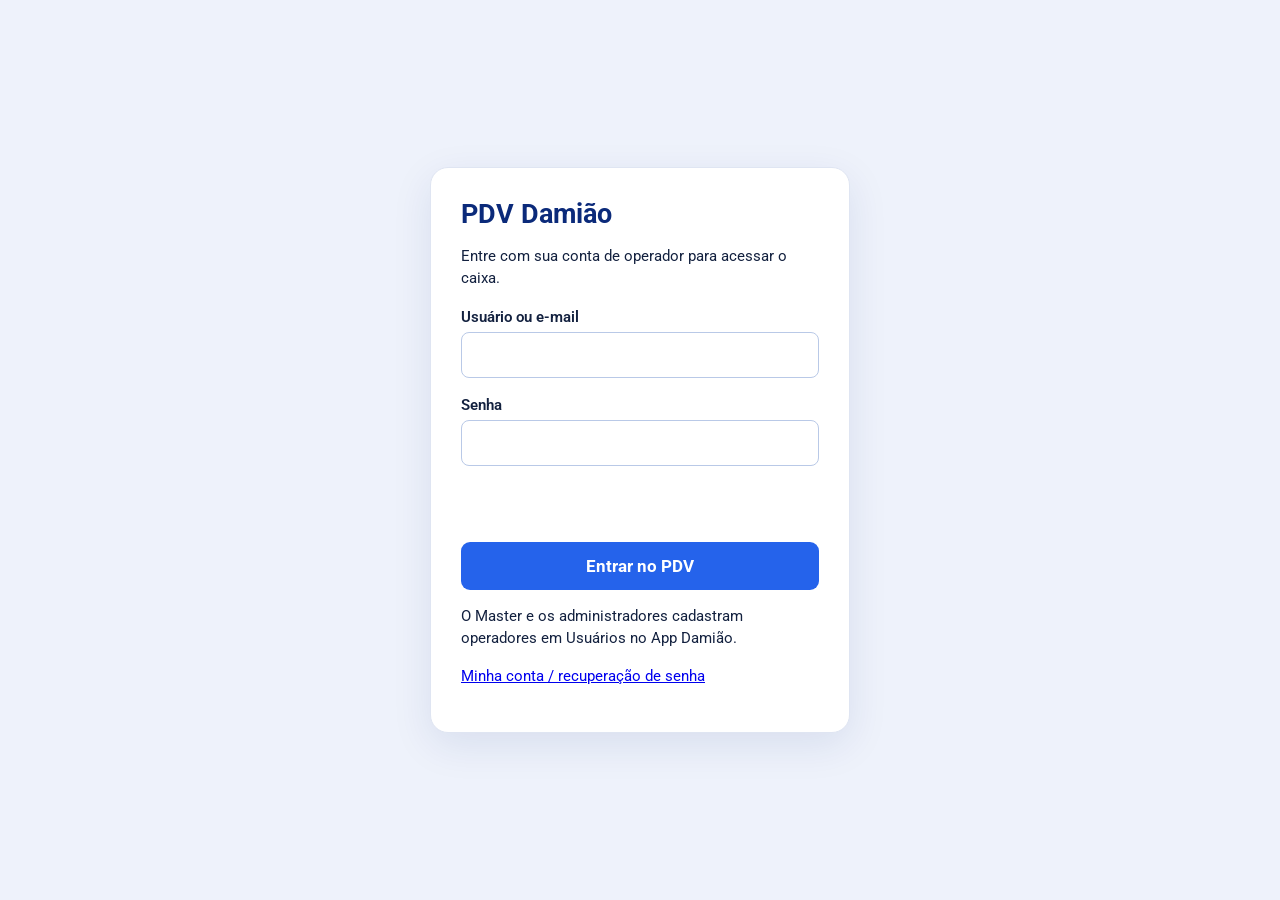
<file: pdv/index.html>
<!doctype html>
<html lang="pt-BR"><head><meta charset="utf-8">
<meta name="viewport" content="width=device-width,initial-scale=1,viewport-fit=cover">
<style>:root{padding-top:env(safe-area-inset-top,0px);padding-bottom:env(safe-area-inset-bottom,0px)}[hidden]{display:none!important}</style>
<title>PDV Damião</title>
<meta name="claude:viewport-fit-sides" content="cover">
<meta name="theme-color" content="#0b2a7a">
<link rel="manifest" href="manifest.webmanifest">
<link rel="icon" href="data:image/svg+xml,%3Csvg xmlns='http://www.w3.org/2000/svg' viewBox='0 0 64 64'%3E%3Crect width='64' height='64' rx='14' fill='%231e1e1e'/%3E%3Cpath d='M14 38c0-10 8-18 18-18s18 8 18 18v4H14z' fill='%23ff9800'/%3E%3Crect x='12' y='42' width='40' height='6' rx='3' fill='%23fff'/%3E%3C/svg%3E">
<link rel="stylesheet" href="https://fonts.googleapis.com/css2?family=Poppins:wght@500;600;700;800&family=Roboto:wght@400;500;700&display=swap">
<style>
/* Layout: igual ao PDV usado no caixa — barra preta, blocos coloridos no início; Balcão com categorias, itens, totais e grade de produtos; Pagamento com formas, teclado e resumo */
:root{
  /* Identidade Damião: azul royal do logo, amarelo da faixa "Unindo sabor e qualidade", vermelho do selo Burguer Shop */
  color-scheme:light;
  --bar:#0b2a7a; --bar-ink:#ffffff; --tool:#ffffff; --bg:#ffffff; --page:#eef2fb; --ink:#13213f; --muted:#6b7a99; --line:#dfe5f2;
  --blue:#2563eb; --blue-ink:#1d4ed8; --tile-blue:#2563eb; --green:#16a34a; --lime:#f5d23e; --lime2:#1e40af;
  --orange:#f5d23e; --red:#e53935; --deep:#e53935; --teal:#1d4ed8; --teal2:#1d4ed8; --navy:#1d4ed8; --dark:#1d4ed8; --grey:#1d4ed8; --slate:#1d4ed8;
  --yellow:#f5d23e; --yellow-ink:#0b2a7a; --sky:#e8efff;
  --key:#13306f; --off:#e3e8f3; --off-ink:#9aa6bf;
  --f:"Roboto","Segoe UI",system-ui,-apple-system,Arial,sans-serif;
  --fd:"Poppins","Segoe UI",system-ui,Arial,sans-serif;
}
html,body{height:100%}
body{background:var(--page);color:var(--ink);font-family:var(--f);font-size:15px;margin:0;overflow:hidden}
*{box-sizing:border-box}
button,input,select,textarea{font:inherit;color:inherit}
button{cursor:pointer;border:0;background:none}
:focus-visible{outline:3px solid var(--orange);outline-offset:-3px}
.num{font-variant-numeric:tabular-nums}
body::before{content:"";position:fixed;inset:0 0 auto;height:env(safe-area-inset-top,0px);z-index:10;background:var(--bar)}

.app{display:flex;flex-direction:column;height:100%}
.topbar{background:var(--bar);color:var(--bar-ink);display:grid;grid-template-columns:1fr auto 1fr;align-items:center;height:30px;flex:none;
  padding-left:max(12px,env(safe-area-inset-left,0px));padding-right:max(12px,env(safe-area-inset-right,0px))}
.tb-l{display:flex;align-items:center;gap:12px;font-size:11px;line-height:1.05}
.logo{font-weight:700;font-size:15px;display:flex;align-items:center;gap:6px}
.logo i{display:inline-block;width:18px;height:18px;border-radius:5px;background:var(--orange);position:relative}
.logo i::after{content:"";position:absolute;left:3px;right:3px;bottom:4px;height:3px;border-radius:2px;background:#fff}
.tb-l .sep{width:1px;height:18px;background:#444}
.tb-c{font-size:12.5px;font-weight:500}
.tb-r{justify-self:end;display:flex;gap:10px;align-items:center;font-size:11.5px}
.net{display:flex;align-items:center;gap:5px}
.net::before{content:"";width:9px;height:9px;border-radius:50%;background:#69f0ae}
.net.off::before{background:#ffb74d}
.qbadge{background:var(--orange);color:#000;border-radius:9px;padding:1px 7px;font-weight:700}
.qbadge.err{background:var(--red);color:#fff}

.toolbar{background:var(--tool);border-bottom:1px solid var(--line);display:flex;align-items:center;min-height:48px;flex:none;
  padding-right:max(10px,env(safe-area-inset-right,0px));padding-left:env(safe-area-inset-left,0px)}
.back{display:flex;align-items:center;gap:8px;padding:0 18px;height:48px;border-right:1px solid var(--line);color:var(--ink)}
.back svg{width:18px;height:18px;color:var(--blue)}
.back span{display:flex;flex-direction:column;align-items:center;font-size:13px;letter-spacing:.04em;line-height:1.2}
.back small{font-size:9.5px;color:var(--muted)}
.tool-btn{display:flex;align-items:center;gap:8px;padding:0 14px;height:48px;font-size:14px;letter-spacing:.03em;text-transform:uppercase;white-space:nowrap;max-width:46vw;overflow:hidden;text-overflow:ellipsis}
.tool-btn svg{width:18px;height:18px;flex:none}
.tool-btn:hover{background:#e8e8e8}
.grow{flex:1}

main{flex:1;min-height:0;position:relative}
.screen{position:absolute;inset:0;display:flex;flex-direction:column}

/* INÍCIO */
.home{flex:1;display:grid;grid-template-columns:41.5% 24% 1fr;gap:8px;padding:10px;min-height:0;
  padding-left:max(10px,env(safe-area-inset-left,0px));padding-right:max(10px,env(safe-area-inset-right,0px));padding-bottom:max(10px,env(safe-area-inset-bottom,0px))}
.tile{color:#fff;display:flex;flex-direction:column;align-items:center;justify-content:center;gap:6px;text-align:center;font-size:19px;letter-spacing:.02em;text-transform:uppercase;min-height:0;transition:filter .12s}
.tile:hover{filter:brightness(1.06)}
.tile svg{width:76px;height:76px}
.tile small{font-size:14.5px;margin-top:14px;opacity:.95}
.tcol{display:flex;flex-direction:column;gap:8px;min-height:0}
.tcol .tile{flex:1}
.list-tile{flex:1;display:flex;align-items:center;gap:22px;padding:0 40px;color:#fff;font-size:16.5px;font-weight:500;letter-spacing:.06em;text-transform:uppercase;min-height:54px}
.list-tile svg{width:22px;height:22px;flex:none}
.list-tile b{margin-left:auto;font-weight:500}
@media (prefers-reduced-motion:reduce){.tile{transition:none}}

/* BALCÃO */
.searchrow{display:flex;border-bottom:1px solid var(--line);background:var(--bg);flex:none}
.sbox{display:flex;align-items:center;flex:1;min-width:0;border-right:1px solid var(--line);position:relative}
.sbox input{flex:1;min-width:0;border:0;outline:0;padding:0 12px;height:36px;font-size:15px;background:transparent}
.sbox input::placeholder{color:#9e9e9e}
.sbox svg{width:20px;height:20px;color:#757575;margin:0 12px;flex:none}
.sbox.code{flex:0 0 420px;border-right:0}
.iconbtn{width:44px;height:36px;display:flex;align-items:center;justify-content:center;flex:none}
.iconbtn svg{width:22px;height:22px;margin:0}
.bal{flex:1;min-height:0;display:grid;grid-template-columns:212px minmax(0,1fr) 392px;grid-template-rows:minmax(0,1fr) minmax(0,1.2fr);background:var(--bg)}
.cats{grid-row:1/3;border-right:1px solid var(--line);overflow:auto}
.cats button{display:block;width:100%;text-align:left;padding:13px 16px;min-height:47px;border-bottom:1px solid var(--line);color:var(--blue-ink);font-size:15px;font-weight:500;letter-spacing:.02em;line-height:1.25}
.cats button[aria-pressed="true"]{background:var(--blue);color:#fff;font-weight:700}
.cart{overflow:auto;border-bottom:1px solid var(--line)}
table.items{width:100%;border-collapse:collapse}
.abas-venda{display:flex;gap:6px;padding:6px 12px;background:#eef2fb;border-bottom:1px solid #dfe5f2;overflow-x:auto;flex:none}
.abas-venda .aba{display:flex;flex-direction:column;align-items:flex-start;gap:1px;min-width:120px;max-width:220px;padding:6px 12px;border:1px solid #c9d3ea;border-radius:8px;background:#fff;color:#13213f;font:inherit;font-size:13px;font-weight:600;cursor:pointer;text-align:left}
.abas-venda .aba span{white-space:nowrap;overflow:hidden;text-overflow:ellipsis;max-width:100%}
.abas-venda .aba small{font-weight:400;color:#5b6b8c;font-size:11.5px}
.abas-venda .aba.on{background:#2563eb;border-color:#2563eb;color:#fff}.abas-venda .aba.on small{color:#dbe6ff}
.abas-venda .aba.espera{border-color:#f59e0b;background:#fff8e6}
.abas-venda .aba.nova{min-width:auto;justify-content:center;color:#2563eb;border-style:dashed}
.items th{position:sticky;top:0;background:var(--bg);font-size:12px;color:var(--muted);font-weight:400;letter-spacing:.06em;text-transform:uppercase;text-align:right;padding:14px 12px;z-index:1;white-space:nowrap}
.items th:nth-child(1),.items th:nth-child(2){text-align:left}
.items td{padding:7px 12px;font-size:13px;text-align:right;white-space:nowrap}
.items td.n{text-align:left;white-space:normal}
.items tr.row:nth-child(odd) td{background:#f5f5f5}
.items tr.sel td{background:#e3f2fd!important}
.rm{width:22px;height:22px;border-radius:50%;background:var(--red);color:#fff;display:inline-flex;align-items:center;justify-content:center;font-weight:700;line-height:1}
.ed{color:var(--blue);width:26px;height:26px;display:inline-flex;align-items:center;justify-content:center;vertical-align:middle}
.ed svg{width:16px;height:16px}
.nada{display:flex;flex-direction:column;align-items:center;gap:6px;color:#9e9e9e;font-size:18px;padding-top:8px;text-align:center}
.nada svg{width:36px;height:36px;color:#9e9e9e}
.resumo{grid-column:3;grid-row:1/3;border-left:1px solid var(--line);border-bottom:1px solid var(--line);display:flex;flex-direction:column;min-height:0}
.cpf{display:flex;align-items:center;border-bottom:1px solid var(--line);height:46px;flex:none}
.cpf input{flex:1;min-width:0;border:0;outline:0;padding:0 12px;font-size:15px;background:transparent;height:100%}
.cpf input::placeholder{color:#9e9e9e}
.cpf button{color:var(--blue-ink);font-size:13px;padding:0 14px;white-space:nowrap}
.rline{display:flex;justify-content:space-between;align-items:center;padding:0 16px;height:46px;font-size:15.5px;flex:none}
.rline.big{font-size:19px;font-weight:700}
.rline.click{cursor:pointer}.rline.click:hover{background:#fafafa}
.rline .fk{color:#9e9e9e;font-size:11px;font-weight:400}
.rline.obsline{gap:12px}.obsv{max-width:60%;overflow:hidden;text-overflow:ellipsis;white-space:nowrap;font-size:14px;text-align:right}.obsv.vazio{color:var(--blue-ink);text-decoration:underline;text-underline-offset:3px}
.spacer{flex:1}
.paybtn{height:47px;flex:none;color:#fff;font-size:16px;font-weight:700;letter-spacing:.06em;text-transform:uppercase;display:flex;align-items:center;justify-content:center;gap:8px;background:var(--orange)}
.paybtn small{font-weight:400;font-size:12px;opacity:.85}
.paybtn.ready{background:var(--green)}
.prods{grid-column:2/3;grid-row:2;overflow:auto;background:var(--page);padding:8px;display:grid;grid-template-columns:repeat(auto-fill,minmax(170px,1fr));align-content:start;gap:8px}
.prod{background:var(--bg);border-radius:3px;box-shadow:0 1px 2px rgba(0,0,0,.16);min-height:66px;padding:8px 10px;display:flex;flex-direction:column;align-items:center;justify-content:center;gap:4px;text-align:center}
.prod b{font-size:13px;font-weight:700;letter-spacing:.03em;line-height:1.3}
.prod span{font-size:13px;color:#555}
.prod:hover{box-shadow:0 2px 6px rgba(0,0,0,.25)}
.prod:active{transform:scale(.98)}
.prod.editar{background:transparent;box-shadow:none;border:2px dashed #bdbdbd;color:var(--blue-ink)}
.rap-tools{display:flex;gap:8px;flex-wrap:wrap}
.rap-list{display:flex;flex-direction:column;max-height:52vh;overflow:auto;border:1px solid var(--line)}
.rap-list label{display:flex;align-items:center;gap:10px;padding:8px 12px;border-bottom:1px solid var(--line);cursor:pointer}
.rap-list label span{flex:1;min-width:0}
.rap-list label small{color:var(--muted)}
.rap-list label.on{background:#fff8e1}
.dlg.wide{max-width:640px}
.sug{position:absolute;left:0;right:0;top:100%;z-index:6;background:var(--bg);box-shadow:0 6px 18px rgba(0,0,0,.2);max-height:360px;overflow:auto}
.sug button{display:flex;justify-content:space-between;gap:10px;width:100%;padding:10px 14px;border-bottom:1px solid var(--line);text-align:left;font-size:14px}
.sug button[aria-selected="true"],.sug button:hover{background:#e3f2fd}
.sug small{color:var(--muted)}

/* PAGAMENTO */
.pay{flex:1;min-height:0;display:grid;grid-template-columns:192px minmax(0,1fr) 462px;background:var(--bg)}
.formas{border-right:1px solid var(--line);overflow:auto}
.formas button{display:block;width:100%;text-align:left;padding:0 16px;height:47px;border-bottom:1px solid var(--line);color:var(--blue-ink);font-size:15px;font-weight:500}
.formas button[aria-pressed="true"]{background:var(--blue);color:#fff;font-weight:700}
.keys{display:flex;flex-direction:column;align-items:center;padding:16px;overflow:auto}
.keys-in{width:100%;max-width:452px;display:flex;flex-direction:column;gap:14px}
.valbox{display:flex;align-items:center;gap:6px;box-shadow:0 1px 3px rgba(0,0,0,.22);height:46px;padding:0 12px;border-radius:2px}
.valbox label{color:var(--blue-ink);font-size:14px}
.valbox input{flex:1;min-width:0;border:0;outline:0;font-size:16px;background:transparent}
.valbox button{color:var(--blue);font-size:20px;width:30px;height:30px}
.pad{display:grid;grid-template-columns:repeat(4,1fr);gap:7px;margin-top:20px}
.pad button{height:67px;font-size:27px;border-radius:2px;color:#fff;background:var(--key);box-shadow:0 1px 2px rgba(0,0,0,.25);display:flex;align-items:center;justify-content:center}
.pad button.add{background:var(--bg);color:var(--ink);font-size:24px}
.pad button.o{background:var(--deep)}
.pad button:active{filter:brightness(.92)}
.receber{height:42px;background:var(--off);color:var(--off-ink);letter-spacing:.06em;font-size:14px;text-transform:uppercase}
.receber.on{background:var(--blue);color:#fff}
.total-link{color:var(--blue-ink);font-size:14.5px;text-transform:uppercase;letter-spacing:.02em;align-self:center}
.total-link small{font-size:11px;margin-left:6px;opacity:.8}
.pside{border-left:1px solid var(--line);display:flex;flex-direction:column;min-height:0}
.plist{flex:1;overflow:auto;border-bottom:1px solid var(--line)}
.plist .head{display:flex;justify-content:space-between;padding:10px 52px 10px 28px;font-size:12px;letter-spacing:.06em;color:#616161;text-transform:uppercase}
.plist .p{display:flex;justify-content:space-between;align-items:center;padding:8px 14px 8px 28px;font-size:15px}
.plist .p:nth-child(even){background:#f5f5f5}
.plist .p button{color:var(--red);font-size:20px;width:30px}
.plist .nada{padding-top:14px}
.finalizar{height:47px;flex:none;background:var(--off);color:var(--off-ink);font-size:16px;font-weight:700;letter-spacing:.06em;text-transform:uppercase;display:flex;align-items:center;justify-content:center;gap:8px}
.finalizar small{font-weight:400;font-size:12px}
.finalizar.on{background:var(--green);color:#fff}

/* telas de lista */
.pagewrap{flex:1;overflow:auto;padding-block:16px;padding-left:max(16px,env(safe-area-inset-left,0px));padding-right:max(16px,env(safe-area-inset-right,0px))}
.pg{max-width:1100px;margin:0 auto;display:flex;flex-direction:column;gap:14px;padding-bottom:20px}
.filters{display:flex;gap:8px;flex-wrap:wrap;align-items:center}
.filters input,.filters select{height:38px;padding:0 10px;border:1px solid #cfcfcf;border-radius:2px;background:var(--bg)}
.btn{height:38px;padding:0 16px;border-radius:2px;font-weight:500;letter-spacing:.05em;text-transform:uppercase;font-size:13.5px;background:var(--blue);color:#fff;box-shadow:0 1px 2px rgba(0,0,0,.2)}
.btn.flat{background:var(--bg);color:var(--blue-ink)}
.card{background:var(--bg);box-shadow:0 1px 3px rgba(0,0,0,.15);border-radius:2px}
.scroll{overflow-x:auto}
table.list{width:100%;border-collapse:collapse}
.list th{font-size:12px;color:#616161;letter-spacing:.06em;text-transform:uppercase;font-weight:500;text-align:left;padding:12px;border-bottom:1px solid var(--line);white-space:nowrap}
.list td{padding:10px 12px;border-bottom:1px solid var(--line);white-space:nowrap;font-size:14px}
.list .r{text-align:right}
.list tbody tr:nth-child(even) td{background:#fafafa}
.tag{display:inline-block;padding:2px 8px;border-radius:2px;font-size:12px;font-weight:500;color:#fff}
.tag.enviada{background:var(--green)}.tag.pendente{background:var(--orange)}.tag.erro,.tag.cancelada{background:var(--red)}.tag.demo{background:var(--grey)}
.lnk{color:var(--blue-ink);font-weight:500;padding:4px 6px;text-transform:uppercase;font-size:12.5px;letter-spacing:.04em}
.kpis{display:grid;grid-template-columns:repeat(auto-fit,minmax(180px,1fr));gap:10px}
.kpi{color:#fff;padding:14px 16px;border-radius:2px}
.kpi div{font-size:12px;letter-spacing:.06em;text-transform:uppercase;opacity:.9}
.kpi b{display:block;font-size:26px;margin-top:6px;font-weight:500}
.grid2{display:grid;grid-template-columns:repeat(auto-fit,minmax(310px,1fr));gap:14px;align-items:start}
.sec{padding:16px;display:flex;flex-direction:column;gap:12px}
.sec h3{margin:0;font-size:15px;font-weight:700;letter-spacing:.05em;text-transform:uppercase;color:#424242}
.fld{display:flex;flex-direction:column;gap:4px}
.fld label{font-size:12px;color:#757575;letter-spacing:.04em;text-transform:uppercase}
.fld input,.fld select,.fld textarea{padding:8px 10px;border:1px solid #cfcfcf;border-radius:2px;background:var(--bg);width:100%}
.hint{font-size:12.5px;color:#757575}
.chk{display:flex;gap:8px;align-items:center}
.checks{display:flex;flex-wrap:wrap;gap:6px 16px}
.msg{font-size:14px;padding:8px 10px;border-radius:2px}.msg.ok{background:#e8f5e9;color:#2e7d32}.msg.bad{background:#ffebee;color:#c62828}

/* janelas */
.modal{position:fixed;inset:0;background:rgba(0,0,0,.45);display:flex;align-items:center;justify-content:center;z-index:15;padding:16px}
.dlg{background:var(--bg);width:100%;max-width:460px;max-height:100%;display:flex;flex-direction:column;box-shadow:0 10px 40px rgba(0,0,0,.35);border-radius:2px}
.dlg header{background:var(--bar);color:#fff;padding:12px 16px;display:flex;justify-content:space-between;align-items:center;font-weight:500;letter-spacing:.04em;text-transform:uppercase;font-size:14px}
.dlg header button{color:#fff;font-size:22px;width:30px}
.dlg .body{padding:16px;overflow:auto;display:flex;flex-direction:column;gap:12px}
.dlg footer{display:flex}
.dlg footer button{flex:1;height:47px;font-weight:700;letter-spacing:.06em;text-transform:uppercase}
.dlg .search{border:1px solid #cfcfcf;height:40px;padding:0 10px;border-radius:2px;width:100%}
.pick{display:flex;flex-direction:column;max-height:50vh;overflow:auto;border:1px solid var(--line)}
.pick button{text-align:left;padding:10px 12px;border-bottom:1px solid var(--line);display:flex;flex-direction:column;gap:2px}
.pick button small{color:var(--muted);font-size:12px}
.pick button[aria-selected="true"],.pick button:hover{background:#e3f2fd}
.recibo .body{background:var(--page);align-items:center}
.paper{background:#fff;color:#000;width:272px;padding:10px 8px 16px;box-shadow:0 1px 6px rgba(0,0,0,.2)}
.toast{position:fixed;left:50%;bottom:calc(22px + env(safe-area-inset-bottom,0px));transform:translateX(-50%);background:#323232;color:#fff;padding:12px 18px;border-radius:2px;z-index:30;max-width:calc(100% - 32px);font-size:14px;box-shadow:0 3px 10px rgba(0,0,0,.3)}
.demo{background:#fff3e0;color:#e65100;font-size:12.5px;padding:5px 12px;flex:none;text-align:center}

/* ===== Tema Damião (só visual; a estrutura é a mesma) ===== */
.topbar{height:46px;box-shadow:0 2px 0 var(--yellow)}
.logoimg{height:40px;width:auto;border-radius:6px;display:block}
.logo{font-family:var(--fd);font-weight:800;font-size:16px;letter-spacing:.04em;text-transform:uppercase}
.logo i{background:var(--yellow);border-radius:50% 50% 6px 6px}
.logo i::after{background:var(--bar)}
.tb-c{font-family:var(--fd);font-weight:600;letter-spacing:.03em}
.tb-l .sep{background:#2b4a9e}
.qbadge{background:var(--yellow);color:var(--yellow-ink)}
.toolbar{border-bottom:1px solid var(--line)}
.back svg{color:var(--blue)}
.tool-btn{font-family:var(--fd);font-weight:500;font-size:13px}
.tool-btn:hover{background:var(--sky)}
/* início */
.home{gap:12px;padding:14px}
.tile{font-family:var(--fd);font-weight:700;border-radius:14px;letter-spacing:.04em;box-shadow:0 6px 18px rgba(11,42,122,.18)}
.tile span{font-weight:500;opacity:.85}
.home>.tile:first-child{background:linear-gradient(150deg,#2f6bf0 0%,#1d4ed8 55%,#0b2a7a 100%)!important;position:relative;overflow:hidden}
.home>.tile:first-child::after{content:"";position:absolute;left:0;right:0;bottom:0;height:10px;background:var(--yellow)}
.tcol .tile:first-child{color:var(--yellow-ink)}
.tcol .tile:first-child small{color:var(--yellow-ink)}
.list-tile{background:var(--bg)!important;color:var(--ink);border-radius:12px;font-family:var(--fd);font-weight:600;font-size:15px;letter-spacing:.03em;padding:0 22px;gap:16px;border:1px solid var(--line);box-shadow:0 2px 8px rgba(11,42,122,.06);transition:border-color .12s,transform .12s}
.list-tile svg{width:38px;height:38px;padding:9px;border-radius:10px;background:var(--sky);color:var(--blue)}
.list-tile b{background:var(--yellow);color:var(--yellow-ink);border-radius:6px;padding:2px 8px;font-size:13px;font-weight:700}
.list-tile:hover{border-color:var(--blue);transform:translateX(2px)}
@media (prefers-reduced-motion:reduce){.list-tile{transition:none}.list-tile:hover{transform:none}}
/* balcão */
.searchrow{background:var(--bg)}
.sbox input{font-size:15px}
.sbox.code input{font-weight:600}
.cats{background:#f7f9fe}
.cats button{color:var(--ink);font-weight:500;border-left:4px solid transparent}
.cats button:hover{background:var(--sky)}
.cats button[aria-pressed="true"]{background:var(--blue);color:#fff;border-left-color:var(--yellow)}
.items th{color:var(--muted);font-weight:600}
.items tr.row:nth-child(odd) td{background:#f6f8fd}
.items tr.sel td{background:#fff6cf!important}
.rm{background:var(--red)}
.ed{color:var(--blue)}
.resumo{background:var(--bg)}
.rline.big{font-family:var(--fd);color:var(--bar)}
.paybtn{font-family:var(--fd);background:var(--off);color:var(--off-ink)}
.paybtn.ready{background:var(--yellow);color:var(--yellow-ink)}
.paybtn small{opacity:.7}
.prods{background:var(--page);gap:10px;padding:10px}
.prod{border-radius:10px;box-shadow:none;border:1px solid var(--line);align-items:flex-start;text-align:left;justify-content:space-between;padding:10px 12px;min-height:76px}
.prod b{font-family:var(--fd);font-weight:600;font-size:12.5px;letter-spacing:0;color:var(--ink)}
.prod span{background:var(--sky);color:var(--blue-ink);font-weight:700;border-radius:6px;padding:1px 7px;font-size:12.5px}
.prod:hover{border-color:var(--blue);box-shadow:0 3px 10px rgba(37,99,235,.15)}
.prod.editar{border:2px dashed #b9c6e6;align-items:center;text-align:center}
.prod.editar span{background:none}
.sug button[aria-selected="true"],.sug button:hover{background:var(--sky)}
/* pagamento */
.formas{background:#f7f9fe}
.formas button{color:var(--ink);font-weight:500;border-left:4px solid transparent}
.formas button[aria-pressed="true"]{background:var(--blue);color:#fff;border-left-color:var(--yellow)}
.valbox{border-radius:10px;box-shadow:none;border:2px solid var(--blue)}
.valbox label{font-family:var(--fd);font-weight:600}
.valbox input{font-family:var(--fd);font-weight:600;font-size:20px}
.pad button{border-radius:10px;font-family:var(--fd);font-weight:600;background:var(--key);box-shadow:none}
.pad button.add{background:var(--yellow);color:var(--yellow-ink);border:0}
.pad button.o{background:var(--red)}
.receber{border-radius:10px;font-family:var(--fd);font-weight:600}
.receber.on{background:var(--blue)}
.total-link{font-family:var(--fd);font-weight:600}
.finalizar{font-family:var(--fd)}
.finalizar.on{background:var(--green)}
/* demais telas */
.btn{border-radius:8px;font-family:var(--fd);font-weight:600;box-shadow:none}
.card{border-radius:12px;box-shadow:none;border:1px solid var(--line)}
.sec h3{font-family:var(--fd);color:var(--bar)}
.kpi{border-radius:12px}
.kpi b{font-family:var(--fd);font-weight:700}
.dlg{border-radius:14px;overflow:hidden}
.dlg header{font-family:var(--fd);font-weight:600}
.dlg footer button{font-family:var(--fd)}
.pick button[aria-selected="true"],.pick button:hover{background:var(--sky)}
.toast{background:var(--bar);border-radius:10px;border-left:5px solid var(--yellow)}
.demo{background:#fff6cf;color:#7a5b00}

/* comprovante 72 mm */
.rc{font-family:Arial,Helvetica,sans-serif;font-size:10pt;color:#000;line-height:1.25}
.rc .c{text-align:center}.rc .emp{font-size:8pt;border-bottom:1px dashed #000;padding-bottom:4px}
.rc .tt{font-size:12pt;font-weight:bold;text-align:center;margin:4px 0}
.rc .ln{display:flex;justify-content:space-between;gap:6px}
.rc .sep{border-top:1px dashed #000;margin:4px 0}
.rc .d{white-space:nowrap;overflow:hidden;text-overflow:clip}
.rc .sm{font-size:9pt}
.rc .tot{display:flex;justify-content:space-between;font-size:13pt;font-weight:bold;border-top:1px solid #000;border-bottom:1px solid #000;padding:2px 0;margin:4px 0}
#print{display:none}
@media print{
  @page{size:72mm 297mm;margin:0}
  html,body{height:auto;overflow:visible;background:#fff}
  body::before{display:none}
  .app,.modal,.toast{display:none!important}
  #print{display:block;width:72mm;padding:2mm 2mm 5mm}
}

/* celular e telas estreitas */
@media (max-width:900px){
  body{overflow:auto}
  .app{height:auto;min-height:100%}
  main{flex:none}
  .screen{position:static;min-height:calc(100vh - 80px)}
  .topbar{grid-template-columns:auto 1fr auto}.tb-l .dt,.tb-l .sep,.tb-l .ver{display:none}.tb-c{text-align:center}
  .home{grid-template-columns:1fr 1fr;grid-auto-rows:minmax(110px,auto)}
  .home>.tile:first-child{grid-column:1/3;min-height:150px}
  .home .tcol{display:contents}
  .home .rcol{grid-column:1/3;display:flex;flex-direction:column;gap:8px}
  .tile svg{width:48px;height:48px}.tile small{margin-top:4px}
  .list-tile{padding:0 20px}
  .searchrow{flex-wrap:wrap}.sbox.code{flex:1 1 100%;border-top:1px solid var(--line)}
  .bal{display:flex;flex-direction:column}
  .cats{display:flex;overflow-x:auto;border-right:0;border-bottom:1px solid var(--line);flex:none}
  .cats button{width:auto;white-space:nowrap;border-bottom:0;border-right:1px solid var(--line);min-height:42px;padding:10px 14px}
  .cart{flex:none}
  .items th:nth-child(4),.items td:nth-child(4),.items th:nth-child(5),.items td:nth-child(5){display:none}
  .items th,.items td{padding-left:8px;padding-right:8px}
  .back small{display:none}
  .resumo{border-left:0}
  .prods{grid-template-columns:repeat(auto-fill,minmax(140px,1fr))}
  .pay{display:flex;flex-direction:column}
  .formas{display:flex;overflow-x:auto;border-right:0;border-bottom:1px solid var(--line);flex:none}
  .formas button{width:auto;white-space:nowrap;border-bottom:0;border-right:1px solid var(--line)}
  .pad button{height:54px;font-size:22px}
  .pside{border-left:0;border-top:1px solid var(--line)}
  .plist{min-height:120px}
}
</style>
<link rel="stylesheet" href="caixa.css">
</head><body class="pdv-locked">
<div id="pdvLogin"><form id="pdvEntrarForm"><h1>PDV Damião</h1><p>Entre com sua conta de operador para acessar o caixa.</p><label for="pdvEmail">Usuário ou e-mail</label><input id="pdvEmail" type="text" autocomplete="username" required><label for="pdvSenha">Senha</label><input id="pdvSenha" type="password" autocomplete="current-password" required><p id="pdvLoginErro" role="alert"></p><button id="pdvEntrar" type="submit">Entrar no PDV</button><p>O Master e os administradores cadastram operadores em Usuários no App Damião.</p><p><a href="https://paesdamiao.com.br/" target="_blank" rel="noopener">Minha conta / recuperação de senha</a></p></form></div>

<div class="app">
  <div class="topbar">
    <div class="tb-l"><img class="logoimg" alt="Damião Burguer Shop" src="[data-uri]"><span class="sep"></span><span class="dt num" id="clock"></span><span class="sep"></span><span class="num ver">1.0</span></div>
    <div class="tb-c" id="title">Início</div>
    <div class="tb-r"><span id="queue" class="qbadge" hidden></span><span id="net" class="net">Online</span></div>
  </div>
  <div id="demoBar" class="demo" hidden>Modo demonstração: produtos e clientes de exemplo. Em Configurações, ligue ao Bling para usar os dados reais.</div>

  <div class="toolbar" id="toolbar" hidden>
    <button class="back" id="btnBack" aria-label="Voltar"><svg viewBox="0 0 24 24" fill="none" stroke="currentColor" stroke-width="2.4"><path d="M15 5l-7 7 7 7"/></svg><span>VOLTAR<small>(SHIFT + ESC)</small></span></button>
    <button class="tool-btn" id="tbCli" title="Cliente (F8)"><svg viewBox="0 0 24 24" fill="currentColor"><circle cx="12" cy="8" r="4"/><path d="M4 20c0-4 4-6 8-6s8 2 8 6z"/></svg><span id="tbCliNome">Consumidor final - padrão</span></button>
    <span class="grow"></span>
    <button class="tool-btn" id="tbVend" title="Vendedor (F9)"><svg viewBox="0 0 24 24" fill="currentColor" style="width:14px"><circle cx="12" cy="8" r="4"/><path d="M4 20c0-4 4-6 8-6s8 2 8 6z"/></svg><span id="tbVendNome">Operador</span></button>
  </div>

  <main>
    <!-- INÍCIO -->
    <section class="screen" id="s-inicio">
      <div class="home">
        <button class="tile" style="background:var(--tile-blue)" data-act="balcao"><svg viewBox="0 0 24 24" fill="currentColor"><path d="M7 18a2 2 0 1 0 0 4 2 2 0 0 0 0-4zm10 0a2 2 0 1 0 0 4 2 2 0 0 0 0-4zM1 2v2h2l3.6 7.6-1.4 2.4C5 14.3 5 14.6 5 15c0 1.1.9 2 2 2h12v-2H7.4a.25.25 0 0 1-.2-.4l.9-1.6h7.4c.8 0 1.4-.4 1.7-1l3.6-6.5A1 1 0 0 0 20 4H5.2l-.9-2z"/></svg>Balcão<span>(B)</span></button>
        <div class="tcol">
          <button class="tile" style="background:var(--lime)" data-act="cliente"><svg viewBox="0 0 24 24" fill="currentColor"><circle cx="8.5" cy="8" r="3.5"/><circle cx="16" cy="8" r="3.5"/><path d="M1.5 19c0-3.3 3.1-5 7-5s7 1.7 7 5zM14.5 19c0-1.7-.6-3.1-1.7-4.1 4.6-.6 9.7.8 9.7 4.1z"/></svg>Cliente<span>(F8)</span><small id="hCli">Consumidor final - padrão</small></button>
          <button class="tile" style="background:var(--lime2)" data-act="vendedor"><svg viewBox="0 0 24 24" fill="currentColor"><circle cx="12" cy="8" r="4"/><path d="M4 20c0-4 4-6 8-6s8 2 8 6z"/></svg>Vendedor<span>(F9)</span><small id="hVend">Operador</small></button>
        </div>
        <div class="tcol rcol">
          <button class="list-tile" style="background:var(--navy)" data-act="vendas"><svg viewBox="0 0 24 24" fill="currentColor"><path d="M7 18a2 2 0 1 0 0 4 2 2 0 0 0 0-4zm10 0a2 2 0 1 0 0 4 2 2 0 0 0 0-4zM1 2v2h2l3.6 7.6-1.4 2.4C5 14.3 5 14.6 5 15c0 1.1.9 2 2 2h12v-2H7.4l1.1-2h7.4c.8 0 1.4-.4 1.7-1l3.6-6.5A1 1 0 0 0 20 4H5.2l-.9-2z"/></svg>Últimas vendas<b>(U)</b></button>
          <button class="list-tile" style="background:var(--teal)" data-act="caixa"><svg viewBox="0 0 24 24" fill="currentColor"><path d="M3 6h18v12H3zm2 2v8h14V8zm7 1.5a2.5 2.5 0 1 1 0 5 2.5 2.5 0 0 1 0-5z" fill-rule="evenodd"/></svg>Caixa do dia<b>(C)</b></button>
          <button class="list-tile" style="background:var(--teal2)" data-act="enviar"><svg viewBox="0 0 24 24" fill="currentColor"><path d="M19 8l-4 4h3a6 6 0 0 1-8.8 5.3l-1.5 1.5A8 8 0 0 0 20 12h3zM6 12a6 6 0 0 1 8.8-5.3l1.5-1.5A8 8 0 0 0 4 12H1l4 4 4-4z"/></svg>Atualizar registros<b>(E)</b></button>
          <button class="list-tile" style="background:var(--dark)" data-act="atualizar"><svg viewBox="0 0 24 24" fill="currentColor"><path d="M5 20h14v-2H5zM12 16l5-5h-3V4h-4v7H7z"/></svg>Atualizar produtos<b>(P)</b></button>
          <button class="list-tile" style="background:var(--grey)" data-act="fechamento"><svg viewBox="0 0 24 24" fill="currentColor"><path d="M6 2h12v6H6zM4 9h16a2 2 0 0 1 2 2v6h-4v5H6v-5H2v-6a2 2 0 0 1 2-2zm4 8v3h8v-3z"/></svg>Fechar caixa<b>(F)</b></button>
          <button class="list-tile" style="background:var(--slate)" data-act="ajustes"><svg viewBox="0 0 24 24" fill="currentColor"><path fill-rule="evenodd" d="M19.4 13a7.5 7.5 0 0 0 0-2l2.1-1.6-2-3.4-2.5 1a7 7 0 0 0-1.7-1L14.9 3.3h-4l-.4 2.7a7 7 0 0 0-1.7 1l-2.5-1-2 3.4L6.4 11a7.5 7.5 0 0 0 0 2l-2.1 1.6 2 3.4 2.5-1c.5.4 1.1.8 1.7 1l.4 2.7h4l.4-2.7c.6-.2 1.2-.6 1.7-1l2.5 1 2-3.4zM12.9 15.5a3.5 3.5 0 1 1 0-7 3.5 3.5 0 0 1 0 7z"/></svg>Configurações<b>(S)</b></button>
        </div>
      </div>
    </section>

    <!-- BALCÃO -->
    <section class="screen" id="s-balcao" hidden>
      <div class="searchrow">
        <div class="sbox"><input id="busca" placeholder="Buscar" autocomplete="off" aria-label="Buscar produto pelo nome"><svg viewBox="0 0 24 24" fill="none" stroke="currentColor" stroke-width="2.2"><circle cx="10.5" cy="10.5" r="6.5"/><path d="M15.5 15.5 21 21"/></svg><div id="sug" class="sug" role="listbox" hidden></div></div>
        <div class="sbox code"><input id="scan" placeholder="Cód. de barras" autocomplete="off" aria-label="Código de barras"><button class="iconbtn" id="btnLimpar" title="Limpar a venda" aria-label="Limpar a venda"><svg viewBox="0 0 24 24" fill="#f44336"><path d="M6 7h12l-1 14H7zM9 3h6l1 2h4v2H4V5h4z"/></svg></button></div>
      </div>
      <div class="abas-venda" id="abasVenda" aria-label="Vendas abertas"></div>
      <div class="bal">
        <nav class="cats" id="cats" aria-label="Categorias"></nav>
        <div class="cart" id="cart"></div>
        <div class="resumo">
          <div class="cpf"><input id="cpf" placeholder="CPF na nota (F6)" inputmode="numeric" aria-label="CPF na nota"><button id="cpfTipo">CNPJ ⇄</button></div>
          <div class="rline"><span id="rProdLbl">Produtos</span><span class="num" id="rProd">R$ 0,00</span></div>
          <div class="rline click" id="rDescLine" title="Clique para dar desconto em R$ ou %"><span>Desconto <small class="fk">(F4)</small></span><span class="num" id="rDesc">R$ 0,00</span></div>
          <div class="rline click" id="rAcrLine" title="Clique para colocar um acréscimo (valor extra)"><span>Acréscimo <small class="fk">(F1)</small></span><span class="num" id="rAcr">R$ 0,00</span></div>
          <div class="rline click" id="rTaxaLine" title="Clique para colocar a taxa de entrega"><span>Taxa de entrega <small class="fk">(F7)</small></span><span class="num" id="rTaxa">R$ 0,00</span></div>
          <div class="rline click obsline" id="rObsLine" title="Clique para escrever uma observação"><span>Observação <small class="fk">(F10)</small></span><span id="rObs" class="obsv vazio">Adicionar</span></div>
          <div class="rline big"><span>Total</span><span class="num" id="rTot">R$ 0,00</span></div>
          <div class="spacer"></div>
          <button class="paybtn" id="btnPagar">Pagamento <small>(F2)</small></button>
        </div>
        <div class="prods" id="prods"></div>
      </div>
    </section>

    <!-- PAGAMENTO -->
    <section class="screen" id="s-pagamento" hidden>
      <div class="pay">
        <nav class="formas" id="formas" aria-label="Formas de pagamento"></nav>
        <div class="keys"><div class="keys-in">
          <div class="valbox"><label for="valor">R$</label><input id="valor" class="num" inputmode="numeric" autocomplete="off" value="0,00"><button id="valClr" aria-label="Zerar valor">✕</button></div>
          <div class="pad" id="pad">
            <button data-k="1">1</button><button data-k="2">2</button><button data-k="3">3</button><button class="add" data-add="10">+10</button>
            <button data-k="4">4</button><button data-k="5">5</button><button data-k="6">6</button><button class="add" data-add="20">+20</button>
            <button data-k="7">7</button><button data-k="8">8</button><button data-k="9">9</button><button class="add" data-add="50">+50</button>
            <button class="o" data-k="bs" aria-label="Apagar"><svg viewBox="0 0 24 24" width="26" height="26"><path d="M9 5h11a1 1 0 0 1 1 1v12a1 1 0 0 1-1 1H9l-6-7z" fill="#fff"/><path d="M11 9l6 6m0-6-6 6" stroke="#ff5722" stroke-width="2"/></svg></button><button data-k="0">0</button><button class="o" data-k="c">C</button><button class="add" data-add="100">+100</button>
          </div>
          <button class="receber" id="btnReceber">Receber</button>
          <button class="total-link" id="btnTotal">Receber valor total (R$ 0,00)<small>(INSERT)</small></button>
        </div></div>
        <div class="pside">
          <div class="plist" id="plist"></div>
          <div class="cpf"><input id="cpf2" placeholder="CPF na nota (F6)" inputmode="numeric" aria-label="CPF na nota"><button id="cpfTipo2">CNPJ ⇄</button></div>
          <div class="rline"><span id="pProdLbl">Produtos</span><span class="num" id="pProd">R$ 0,00</span></div>
          <div class="rline click" id="pDescLine" title="Clique para dar desconto"><span>Desconto</span><span class="num" id="pDesc">R$ 0,00</span></div>
          <div class="rline click" id="pAcrLine" title="Clique para colocar um acréscimo (valor extra)"><span>Acréscimo</span><span class="num" id="pAcr">R$ 0,00</span></div>
          <div class="rline click" id="pTaxaLine" title="Clique para colocar a taxa de entrega"><span>Taxa de entrega</span><span class="num" id="pTaxa">R$ 0,00</span></div>
          <div class="rline click obsline" id="pObsLine" title="Clique para escrever uma observação"><span>Observação</span><span id="pObs" class="obsv vazio">Adicionar</span></div>
          <div class="rline big"><span>Total</span><span class="num" id="pTot">R$ 0,00</span></div>
          <div class="rline"><span>Recebido</span><span class="num" id="pRec">R$ 0,00</span></div>
          <div class="rline"><span>A receber</span><span class="num" id="pFalta">R$ 0,00</span></div>
          <div class="rline big"><span>Troco</span><span class="num" id="pTroco">R$ 0,00</span></div>
          <button class="finalizar" id="btnFin" disabled>Finalizar <small>(F2)</small></button>
        </div>
      </div>
    </section>

    <!-- ÚLTIMAS VENDAS -->
    <section class="screen" id="s-vendas" hidden>
      <div class="pagewrap"><div class="pg">
        <div class="filters"><input type="date" id="fData" aria-label="Data"><select id="fStatus" aria-label="Situação"><option value="">Todas as situações</option><option value="pendente">Registrando no caixa</option><option value="registrada">Aguardando fechamento</option><option value="fechada">Caixa fechado: fila Bling</option><option value="conferencia">Conferir integração</option><option value="enviada">No Bling</option><option value="erro">Com erro</option><option value="cancelada">Canceladas</option></select><span class="grow"></span><button class="btn" id="btnSend">Atualizar registros e sincronização</button></div>
        <div class="card scroll"><table class="list" id="tVendas"></table></div>
      </div></div>
    </section>

    <!-- CAIXA DO DIA -->
    <section class="screen" id="s-caixa" hidden>
      <div class="pagewrap"><div class="pg">
        <div class="filters"><input type="date" id="cData" aria-label="Data do caixa"><span class="grow"></span><button class="btn" id="btnPrintCx">Imprimir conferência do caixa</button></div>
        <div class="kpis" id="kpis"></div>
        <div class="card scroll"><table class="list" id="tFormas"></table></div>
      </div></div>
    </section>

    <!-- FECHAMENTO DE CAIXA -->
    <section class="screen" id="s-fechamento" hidden>
      <div class="fechamento-pagina" id="fechamentoConteudo"></div>
    </section>

    <!-- CONFIGURAÇÕES -->
    <section class="screen" id="s-ajustes" hidden>
      <div class="pagewrap"><div class="pg">
        <div class="grid2">
          <div class="card sec">
            <h3>Ligação com o Bling</h3>
            <div class="fld"><label for="cfUrl">Endereço da ponte (Google)</label><input id="cfUrl" placeholder="https://script.google.com/macros/s/.../exec"></div>
            <div class="fld"><label for="cfTok">Chave de acesso</label><input id="cfTok" type="password" autocomplete="off"></div>
            <div><button class="btn" id="btnSync">Baixar produtos e clientes</button></div>
            <div id="syncMsg" class="hint"></div>
          </div>
          <div class="card sec">
            <h3>Este caixa</h3>
            <div class="fld"><label for="cfCaixa">Identificação do caixa</label><input id="cfCaixa" maxlength="6" placeholder="CX1"><span class="hint">Aparece no número da venda, ex.: CX1-000123</span></div>
            <div class="fld"><label for="cfOper">Operador (quando não houver vendedor do Bling)</label><input id="cfOper" placeholder="Nome de quem está no caixa"></div>
            <label class="chk"><input type="checkbox" id="cfAuto"> Imprimir comprovante ao finalizar</label>
            <label class="chk"><input type="checkbox" id="cfSom"> Bipe ao adicionar produto</label>
          </div>
          <div class="card sec">
            <h3>Produtos rápidos do Balcão</h3>
            <div class="hint" id="cfRapInfo"></div>
            <div><button class="btn" id="cfRapBtn">Escolher produtos rápidos</button></div>
          </div>
          <div class="card sec">
            <h3>Formas de pagamento no caixa</h3>
            <div class="checks" id="cfFormas"></div>
            <div class="hint">Só as marcadas aparecem na tela de pagamento. A lista vem do Bling.</div>
          </div>
          <div class="card sec">
            <h3>Comprovante</h3>
            <div class="fld"><label for="cfCab">Cabeçalho</label><textarea id="cfCab" rows="4"></textarea></div>
            <div class="fld"><label for="cfRod">Rodapé</label><input id="cfRod"></div>
          </div>
          <div class="card sec">
            <h3>Nota fiscal (NFC-e)</h3>
            <div class="fld"><label for="cfFiscal">Emissão</label><select id="cfFiscal"><option value="off">Desligada (só comprovante)</option><option value="bling" disabled>Emitir pelo Bling quando houver internet (em preparação)</option></select></div>
            <div class="hint">As vendas já guardam o que a nota vai precisar: CPF, código, NCM e preço de cada item e forma de pagamento. Para ligar, faltam o certificado A1 no Bling, o código CSC da Sefaz-SP e o cadastro fiscal dos produtos.</div>
          </div>
          <div class="card sec">
            <h3>Dados neste aparelho</h3>
            <div id="dbInfo" class="hint"></div>
            <div><button class="btn flat" id="btnDemo">Recarregar dados de exemplo</button></div>
          </div>
        </div>
      </div></div>
    </section>
  </main>
</div>

<!-- janelas -->
<div id="mPick" class="modal" hidden><div class="dlg" role="dialog" aria-modal="true" aria-labelledby="pkTitle">
  <header><span id="pkTitle">Cliente</span><button data-close aria-label="Fechar">×</button></header>
  <div class="body"><input class="search" id="pkSearch" placeholder="Buscar" autocomplete="off" aria-label="Buscar"><div class="pick" id="pkList" role="listbox"></div></div>
</div></div>
<div id="mNovoCli" class="modal" hidden><div class="dlg" role="dialog" aria-modal="true" aria-labelledby="ncTitle">
  <header><span id="ncTitle">Cadastrar cliente</span><button data-close aria-label="Fechar">×</button></header>
  <div class="body">
    <div class="fld"><label for="ncNome">Nome / Razão social *</label><input id="ncNome" autocomplete="off"></div>
    <div class="fld"><label for="ncDoc">CPF ou CNPJ</label><input id="ncDoc" inputmode="numeric" autocomplete="off"></div>
    <div class="fld"><label for="ncTel">Celular / WhatsApp</label><input id="ncTel" inputmode="tel" autocomplete="off"></div>
    <div class="fld"><label for="ncEmail">E-mail</label><input id="ncEmail" inputmode="email" autocomplete="off"></div>
    <div class="fld"><label for="ncCidade">Cidade</label><input id="ncCidade" value="Tatuí" autocomplete="off"></div>
    <div class="hint" id="ncMsg">O cliente é criado no Bling na hora (precisa de internet). Se o CPF/CNPJ já existir no Bling, o cadastro existente é usado.</div>
  </div>
  <footer><button data-close style="color:var(--blue-ink)">Cancelar</button><button id="ncOk" style="background:var(--blue);color:#fff">Cadastrar e usar na venda</button></footer>
</div></div>
<div id="mEdit" class="modal" hidden><div class="dlg" role="dialog" aria-modal="true" aria-labelledby="edTitle">
  <header><span id="edTitle">Editar item</span><button data-close aria-label="Fechar">×</button></header>
  <div class="body">
    <div id="edNome" style="font-weight:500"></div>
    <div class="fld"><label for="edQtd">Quantidade</label><input id="edQtd" inputmode="decimal" class="num"></div>
    <div class="fld"><label for="edPreco">Preço unitário (R$)</label><input id="edPreco" inputmode="decimal" class="num"></div><div id="edOriginal" class="hint"></div>
    <div class="fld"><label for="edDesc">Desconto no item (%)</label><input id="edDesc" inputmode="decimal" class="num"></div>
    <div class="fld"><label for="edDescR">Desconto no item (R$)</label><input id="edDescR" inputmode="decimal" class="num" placeholder="0,00"></div><div id="edDescInfo" class="hint">Preencha em % ou em R$: um calcula o outro.</div>
  </div>
  <footer><button data-close style="color:var(--blue-ink)">Cancelar</button><button id="edOk" style="background:var(--blue);color:#fff">Salvar</button></footer>
</div></div>
<div id="mDesc" class="modal" hidden><div class="dlg" role="dialog" aria-modal="true" aria-labelledby="dsTitle">
  <header><span id="dsTitle">Desconto na venda</span><button data-close aria-label="Fechar">×</button></header>
  <div class="body">
        <div class="fld"><label for="dsVal">Desconto em reais (R$)</label><input id="dsVal" inputmode="decimal" class="num" placeholder="Ex.: 5,00"></div>
        <div class="fld"><label for="dsPct">ou em porcentagem (%)</label><input id="dsPct" inputmode="decimal" class="num" placeholder="Ex.: 10"></div>
        <p class="hint" id="dsInfo" style="margin:4px 0 0"></p>
  </div>
  <footer><button data-close style="color:var(--blue-ink)">Cancelar</button><button id="dsOk" style="background:var(--blue);color:#fff">Aplicar</button></footer>
</div></div>
<div id="mAcr" class="modal" hidden><div class="dlg" role="dialog" aria-modal="true" aria-labelledby="acTitle">
  <header><span id="acTitle">Acréscimo</span><button data-close aria-label="Fechar">×</button></header>
  <div class="body">
    <div class="fld"><label for="acVal">Valor do acréscimo (R$)</label><input id="acVal" inputmode="decimal" class="num" placeholder="Ex.: 5,00"></div>
    <p class="hint" style="margin:4px 0 0">O acréscimo soma no total da venda, sai no cupom e vai para o Bling como o item ACRÉSCIMO. Deixe em branco ou 0 para tirar.</p>
  </div>
  <footer><button data-close style="color:var(--blue-ink)">Cancelar</button><button id="acOk" style="background:var(--blue);color:#fff">Aplicar</button></footer>
</div></div>
<div id="mTaxa" class="modal" hidden><div class="dlg" role="dialog" aria-modal="true" aria-labelledby="txTitle">
  <header><span id="txTitle">Taxa de entrega</span><button data-close aria-label="Fechar">×</button></header>
  <div class="body">
    <div class="fld"><label for="txVal">Valor da taxa de entrega (R$)</label><input id="txVal" inputmode="decimal" class="num" placeholder="Ex.: 8,00"></div>
    <p class="hint" style="margin:4px 0 0">A taxa soma no total da venda, sai no cupom e vai para o Bling como frete. Deixe em branco ou 0 para tirar.</p>
  </div>
  <footer><button data-close style="color:var(--blue-ink)">Cancelar</button><button id="txOk" style="background:var(--blue);color:#fff">Aplicar</button></footer>
</div></div>
<div id="mObs" class="modal" hidden><div class="dlg" role="dialog" aria-modal="true" aria-labelledby="obTitle">
  <header><span id="obTitle">Observação da venda</span><button data-close aria-label="Fechar">×</button></header>
  <div class="body">
    <div class="fld"><label for="obTxt">Observação (sai no cupom)</label><textarea id="obTxt" rows="4" maxlength="300" placeholder="Ex.: Entregar no portão dos fundos. Sem cebola."></textarea></div>
    <p class="hint" id="obCont" style="margin:4px 0 0">0/300</p>
  </div>
  <footer><button data-close style="color:var(--blue-ink)">Cancelar</button><button id="obOk" style="background:var(--blue);color:#fff">Salvar</button></footer>
</div></div>
<div id="mRecibo" class="modal recibo" hidden><div class="dlg" role="dialog" aria-modal="true" aria-labelledby="rcTitle">
  <header><span id="rcTitle">Venda finalizada</span><span id="rcSub"></span></header>
  <div class="body"><div class="paper"><div class="rc" id="rcPaper"></div></div></div>
  <footer><button id="rcPrint" style="color:var(--blue-ink)">Imprimir</button><button id="rcNew" style="background:var(--green);color:#fff">Nova venda (Enter)</button></footer>
</div></div>
<div id="mConf" class="modal" hidden><div class="dlg" role="dialog" aria-modal="true" aria-labelledby="cfTitle">
  <header><span id="cfTitle">Confirmar</span><button data-close aria-label="Fechar">×</button></header>
  <div class="body" id="cfText"></div>
  <footer><button data-close style="color:var(--blue-ink)">Não</button><button id="cfYes" style="background:var(--red);color:#fff">Sim</button></footer>
</div></div>
<div id="mRap" class="modal" hidden><div class="dlg wide" role="dialog" aria-modal="true" aria-labelledby="rpTitle">
  <header><span id="rpTitle">Produtos rápidos</span><button data-close aria-label="Fechar">×</button></header>
  <div class="body">
    <div class="hint">Marque os produtos que aparecem em "★ Rápidos" no Balcão. Eles ficam na ordem em que forem marcados.</div>
    <div class="rap-tools"><input class="search" id="rpSearch" placeholder="Buscar produto" autocomplete="off" aria-label="Buscar produto" style="flex:1;min-width:180px"><button class="btn flat" id="rpTop">Usar os 20 mais vendidos</button><button class="btn flat" id="rpLimpar" style="color:var(--red)">Desmarcar todos</button></div>
    <div class="hint" id="rpCount"></div>
    <div class="rap-list" id="rpList"></div>
  </div>
  <footer><button data-close style="color:var(--blue-ink)">Cancelar</button><button id="rpOk" style="background:var(--blue);color:#fff">Salvar</button></footer>
</div></div>
<div id="print" class="rc"></div>
<div id="toast" class="toast" hidden></div>

<script src="caixa-core.js"></script>
<script src="caixa.js"></script>
<script src="alteracoes.js"></script>
<script>
'use strict';
/* ================= utilidades ================= */
const $=s=>document.querySelector(s), $$=s=>[...document.querySelectorAll(s)];
const esc=s=>String(s??'').replace(/[&<>"]/g,c=>({'&':'&amp;','<':'&lt;','>':'&gt;','"':'&quot;'}[c]));
const cents=v=>Math.round((+v||0)*100);
const parseBR=s=>{s=String(s??'').trim().replace(/[^\d,.-]/g,'');if(!s)return 0;if(s.includes(','))s=s.replace(/\./g,'').replace(',','.');return Math.round(parseFloat(s)*100)||0};
const fmt=c=>((c||0)/100).toLocaleString('pt-BR',{minimumFractionDigits:2,maximumFractionDigits:2});
const R$=c=>'R$ '+fmt(c);
const fq=q=>(+q).toLocaleString('pt-BR',{minimumFractionDigits:2,maximumFractionDigits:3});
const fqs=q=>(+q).toLocaleString('pt-BR',{maximumFractionDigits:3});
const today=()=>{const d=new Date();return d.getFullYear()+'-'+String(d.getMonth()+1).padStart(2,'0')+'-'+String(d.getDate()).padStart(2,'0')};
const dtBR=iso=>{const d=new Date(iso);return d.toLocaleDateString('pt-BR')+' '+d.toLocaleTimeString('pt-BR',{hour:'2-digit',minute:'2-digit'})};
const uid=()=>(crypto.randomUUID?crypto.randomUUID():Date.now().toString(36)+Math.random().toString(36).slice(2));
const norm=s=>String(s||'').normalize('NFD').replace(/[̀-ͯ]/g,'').toLowerCase();
function toast(t){const el=$('#toast');el.textContent=t;el.hidden=false;clearTimeout(toast.t);toast.t=setTimeout(()=>el.hidden=true,2800)}

/* ================= banco local (IndexedDB, com reserva em memória) ================= */
const DB=(()=>{
  const stores=['produtos','clientes','formas','listas','vendedores','vendas','meta'];
  let db=null; const mem={}; stores.forEach(s=>mem[s]=new Map());
  const open=()=>new Promise(res=>{
    try{const r=indexedDB.open('pdv-damiao',1);
      r.onupgradeneeded=()=>{stores.forEach(s=>{if(!r.result.objectStoreNames.contains(s))r.result.createObjectStore(s,{keyPath:'id'})})};
      r.onsuccess=()=>{db=r.result;res()};r.onerror=()=>res();
    }catch(e){res()}});
  const tx=(s,m)=>db.transaction(s,m).objectStore(s);
  const p=r=>new Promise((ok,ko)=>{r.onsuccess=()=>ok(r.result);r.onerror=()=>ko(r.error)});
  return{open,durable:()=>!!db,
    all:async s=>{if(!db)return[...mem[s].values()];try{return await p(tx(s,'readonly').getAll())}catch(e){return[...mem[s].values()]}},
    get:async(s,id)=>{if(!db)return mem[s].get(id);try{return await p(tx(s,'readonly').get(id))}catch(e){return mem[s].get(id)}},
    put:async(s,o)=>{if(!db)throw Error('Armazenamento indisponível. Venda não gravada.');await new Promise((ok,ko)=>{const t=db.transaction(s,'readwrite');t.objectStore(s).put(o);t.oncomplete=ok;t.onerror=()=>ko(t.error);t.onabort=()=>ko(t.error||Error('Gravação interrompida'));});mem[s].set(o.id,o);},
    replace:async(s,list)=>{mem[s]=new Map(list.map(o=>[o.id,o]));if(!db)return;try{const st=db.transaction(s,'readwrite');const o=st.objectStore(s);o.clear();list.forEach(x=>o.put(x));await new Promise((a,b)=>{st.oncomplete=a;st.onerror=()=>b(st.error)})}catch(e){}},
  };
})();

/* ================= estado ================= */
const DEF_CFG={url:'https://script.google.com/macros/s/AKfycbx0BzhNgKhnkTRuVgU0dRokGeuw7JgN2vkZv5wxzBS5vn72Uz34xPPbrZPualqWSAH5zg/exec',token:'',caixa:'CX1',operador:'',vendedorId:'',autoPrint:true,som:true,formasAtivas:null,rapidos:[],
  cabecalho:'The Brothers Foods Ltda\nCNPJ 61.863.830/0001-37 · Tel (11) 99305-4049\nRua Sete de Setembro, 1077, Loja 2 - Vila Doutor Laurindo\nTatuí/SP - CEP 18271-590',
  rodape:'Obrigado pela preferência',fiscal:'off'};
let CFG={...DEF_CFG};
let CAT={produtos:[],clientes:[],formas:[],listas:[],vendedores:[]};
let IDX={cod:new Map()};
let cart=newCart();
/* abas de venda: várias vendas abertas ao mesmo tempo; a aba ativa é sempre o "cart" */
let abas=[{id:uid(),cart}],abaAtiva=0;
const totalDe=c=>{const t=cart;cart=c;try{return total()}finally{cart=t}};
const vendasEmEspera=()=>abas.filter((a,k)=>k!==abaAtiva&&a.cart.itens.length).length;
function renderAbas(){abas[abaAtiva].cart=cart;const el=document.getElementById('abasVenda');if(!el)return;
  el.innerHTML=abas.map((a,k)=>{const c=a.cart,on=k===abaAtiva;return `<button type="button" class="aba${on?' on':c.itens.length?' espera':''}" data-aba="${k}" title="${on?'Venda atual':'Retomar esta venda'}"><span>${esc(c.cliente?cliNome(c.cliente):'Venda '+(k+1))}</span><small>${c.itens.length?(on?'':'Em espera · ')+R$(totalDe(c)):'vazia'}</small></button>`}).join('')+(abas.length<8?'<button type="button" class="aba nova" data-aba="nova" title="Deixar esta venda em espera e começar outra">+ Nova venda</button>':'');}
function trocarAba(k){if(k===abaAtiva)return;if(screen==='pagamento'){toast('Conclua ou volte do pagamento antes de trocar de venda.');return}
  abas[abaAtiva].cart=cart;const vazia=!cart.itens.length&&abas.length>1;abaAtiva=k;cart=abas[k].cart;
  if(vazia){const tirar=abas.findIndex(a=>a.cart!==cart&&!a.cart.itens.length);if(tirar>=0){abas.splice(tirar,1);abaAtiva=abas.findIndex(a=>a.cart===cart);}}
  selRow=-1;$('#busca').value='';$('#scan').value='';syncCpf(cart.cpf||'');renderNames();renderProds();renderCart();focusScan();}
function novaAba(){if(!cart.itens.length){toast('Esta venda ainda está vazia: use ela para o próximo cliente.');focusScan();return}
  if(abas.length>=8){toast('Limite de 8 vendas abertas. Finalize uma antes.');return}
  abas[abaAtiva].cart=cart;abas.push({id:uid(),cart:newCart()});trocarAba(abas.length-1);toast('Venda anterior em espera. Clique na aba dela para retomar.');}
document.addEventListener('click',e=>{const b=e.target.closest('#abasVenda [data-aba]');if(!b)return;b.dataset.aba==='nova'?novaAba():trocarAba(+b.dataset.aba);});
let screen='inicio', catSel=null, selRow=-1;
function newCart(){return{itens:[],cliente:null,cpf:'',descPct:0,descVal:0,taxa:0,acrescimo:0,obs:'',pagamentos:[],forma:null}}

async function loadCfg(){const m=await DB.get('meta','cfg');CFG={...DEF_CFG,...(m?m.v:{})}}
async function saveCfg(){await DB.put('meta',{id:'cfg',v:CFG})}
const rankForma=f=>{const n=norm(f.nome);return /dinheiro/.test(n)?0:/credito/.test(n)?1:/debito/.test(n)?2:/pix/.test(n)?3:9};
async function loadCat(){
  for(const k of Object.keys(CAT))CAT[k]=await DB.all(k);
  IDX.cod=new Map();
  CAT.produtos.forEach(p=>{[p.gtin,p.codigo].forEach(c=>{if(c)IDX.cod.set(String(c).trim().toUpperCase(),p)})});
  CAT.produtos.sort((a,b)=>a.nome.localeCompare(b.nome,'pt'));
  CAT.clientes.sort((a,b)=>(a.fantasia||a.nome).localeCompare(b.fantasia||b.nome,'pt'));
  CAT.formas.sort((a,b)=>rankForma(a)-rankForma(b)||a.nome.localeCompare(b.nome,'pt'));
  renderCats();renderProds();renderFormas();renderNames();
}
const cliNome=c=>c?(c.fantasia||c.nome):'Consumidor final - padrão';
const vendNome=()=>{if(PdvCaixa.usuario)return PdvCaixa.usuario.nome;const v=CAT.vendedores.find(x=>x.id===CFG.vendedorId);return v?v.nome:(CFG.operador||'Operador')};
const formasAtivas=()=>{const a=CFG.formasAtivas;return CAT.formas.filter(f=>a?a.includes(String(f.id)):f.padraoPdv)};
function renderNames(){$('#tbCliNome').textContent=cliNome(cart.cliente);$('#hCli').textContent=cliNome(cart.cliente);$('#tbVendNome').textContent=vendNome();$('#hVend').textContent=vendNome()}

/* ================= preço ================= */
function precoDe(p){
  const c=cart.cliente; if(c&&c.listaId){const l=CAT.listas.find(x=>String(x.id)===String(c.listaId));if(l&&l.precos&&l.precos[p.id]!=null)return cents(l.precos[p.id])}
  return cents(p.preco);
}

/* ================= telas ================= */
const TITLES={inicio:'Início',balcao:'Balcão',pagamento:'Pagamento',vendas:'Últimas vendas',caixa:'Caixa do dia',fechamento:'Fechar caixa',ajustes:'Configurações'};
function go(s){
  if(s==='ajustes'&&!PdvCaixa.admin()){toast('Somente o Master pode alterar configurações.');return;}
  if((s==='balcao'||s==='pagamento')&&!PdvCaixa.podeVender())return;
  if(document.activeElement&&document.activeElement.blur)document.activeElement.blur();
  document.body.classList.toggle('pdv-fechamento',s==='fechamento');
  screen=s;$$('.screen').forEach(x=>x.hidden=x.id!=='s-'+s);
  $('#title').textContent=TITLES[s];$('#toolbar').hidden=s==='inicio';
  $('#tbCli').hidden=$('#tbVend').hidden=!(s==='balcao'||s==='pagamento');
  hideSug();
  if(s==='balcao'){renderCart();focusScan()}
  if(s==='pagamento'){setVal(0);renderPay();setTimeout(()=>$('#valor').focus(),0)}
  if(s==='vendas')renderVendas();if(s==='caixa'){renderCaixa();PdvCaixa.render();}if(s==='ajustes')renderAjustes();
}
function voltar(){if($('.modal:not([hidden])'))return;({balcao:'inicio',pagamento:'balcao',vendas:'inicio',caixa:'inicio',fechamento:'caixa',ajustes:'inicio'})[screen]&&go({balcao:'inicio',pagamento:'balcao',vendas:'inicio',caixa:'inicio',fechamento:'caixa',ajustes:'inicio'}[screen])}
$('#btnBack').onclick=voltar;
$$('[data-act]').forEach(b=>b.onclick=()=>homeAct(b.dataset.act));
function homeAct(a){
  if(a==='balcao')go('balcao');else if(a==='cliente')pickCliente();else if(a==='vendedor')pickVendedor();
  else if(a==='vendas')go('vendas');else if(a==='caixa')go('caixa');else if(a==='ajustes')go('ajustes');
  else if(a==='enviar')enviarAgora();else if(a==='atualizar')atualizarCatalogo();else if(a==='fechamento')PdvCaixa.fechamento();
}
function tick(){const d=new Date();$('#clock').innerHTML=d.toLocaleDateString('pt-BR')+'<br>'+d.toLocaleTimeString('pt-BR',{hour:'2-digit',minute:'2-digit'})}
tick();setInterval(tick,15000);

/* ================= balcão: categorias e produtos ================= */
let maisVendidos=[];
async function calcMaisVendidos(){const cont={};(await DB.all('vendas')).filter(v=>v.status!=='cancelada').forEach(v=>v.itens.forEach(i=>{cont[i.produtoId]=(cont[i.produtoId]||0)+i.qtd}));
  maisVendidos=Object.entries(cont).sort((a,b)=>b[1]-a[1]).map(x=>x[0]).filter(id=>CAT.produtos.some(p=>p.id===id)).slice(0,30)}
const rapidos=()=>(CFG.rapidos||[]).map(id=>CAT.produtos.find(p=>p.id===id)).filter(Boolean);
function renderCats(){
  const cats=[...new Set(CAT.produtos.map(p=>p.categoria).filter(Boolean))].sort((a,b)=>a.localeCompare(b,'pt'));
  if(catSel===null)catSel=rapidos().length?'@rapidos':'';
  if(catSel&&catSel[0]!=='@'&&!cats.includes(catSel))catSel='';
  $('#cats').innerHTML=`<button data-c="@rapidos" aria-pressed="${catSel==='@rapidos'}">★ Rápidos</button><button data-c="@vendidos" aria-pressed="${catSel==='@vendidos'}">Mais vendidos</button><button data-c="" aria-pressed="${!catSel}">Todos os produtos</button>`+cats.map(c=>`<button data-c="${esc(c)}" aria-pressed="${c===catSel}">${esc(c)}</button>`).join('');
}
$('#cats').addEventListener('click',async e=>{const b=e.target.closest('button');if(!b)return;catSel=b.dataset.c;if(catSel==='@vendidos')await calcMaisVendidos();renderCats();renderProds();focusScan()});
function renderProds(){
  let list,vazio='Nenhum produto. Atualize os produtos em Configurações.';
  if(catSel==='@rapidos'){list=rapidos();vazio='Nenhum produto rápido escolhido ainda.'}
  else if(catSel==='@vendidos'){list=maisVendidos.map(id=>CAT.produtos.find(p=>p.id===id)).filter(Boolean);vazio='Ainda não há vendas neste caixa para montar a lista.'}
  else list=CAT.produtos.filter(p=>!catSel||p.categoria===catSel);
  const edit=catSel==='@rapidos'||catSel==='@vendidos'?`<button class="prod editar" data-editar="1"><b>✎ Escolher produtos rápidos</b><span>${rapidos().length} escolhidos</span></button>`:'';
  $('#prods').innerHTML=(list.map(p=>`<button class="prod" data-p="${esc(p.id)}"><b>${esc(p.nome)}</b><span class="num">${R$(precoDe(p))}</span></button>`).join('')||`<div class="nada" style="grid-column:1/-1">${vazio}</div>`)+edit;
}
$('#prods').addEventListener('click',e=>{if(e.target.closest('[data-editar]')){abrirRapidos();return}const b=e.target.closest('[data-p]');if(!b)return;const p=CAT.produtos.find(x=>x.id===b.dataset.p);if(p)addProduto(p,1);focusScan()});

/* ================= balcão: itens ================= */
const itemTotal=i=>Math.round(i.preco*i.qtd*(1-(i.descPct||0)/100));
function addProduto(p,qtd=1){
  const ex=cart.itens.find(i=>i.produtoId===p.id&&!i.descPct&&i.preco===precoDe(p));
  if(ex){ex.qtd=+(ex.qtd+qtd).toFixed(3);selRow=cart.itens.indexOf(ex)}
  else{cart.itens.push({produtoId:p.id,codigo:p.codigo,gtin:p.gtin||'',nome:p.nome,unidade:p.unidade||'UN',ncm:p.ncm||'',qtd,preco:precoDe(p),precoOriginal:precoDe(p),descPct:0});selRow=cart.itens.length-1}
  beep();cart.pagamentos=[];renderCart();
}
function snd(f,t,d,type){if(!CFG.som)return;try{const a=snd.ctx||(snd.ctx=new (window.AudioContext||window.webkitAudioContext)());const o=a.createOscillator(),g=a.createGain();o.type=type;o.frequency.value=f;g.gain.value=t;o.connect(g);g.connect(a.destination);o.start();o.stop(a.currentTime+d)}catch(e){}}
const beep=()=>snd(1800,.06,.07,'sine'), errBeep=()=>snd(220,.05,.25,'square');
const semDesc=()=>cart.itens.reduce((s,i)=>s+Math.round(i.preco*i.qtd),0);
const bruto=()=>cart.itens.reduce((s,i)=>s+itemTotal(i),0);
const descGeral=()=>cart.descVal?Math.min(cart.descVal,bruto()):Math.round(bruto()*(cart.descPct||0)/100);
const liquido=()=>Math.max(0,bruto()-descGeral());
const taxaEnt=()=>Math.max(0,Math.round(cart.taxa||0));
const acrescimo=()=>Math.max(0,Math.round(cart.acrescimo||0));
const total=()=>liquido()+acrescimo()+taxaEnt();
const prodAcrescimo=()=>CAT.produtos.find(p=>String(p.codigo||'').trim().toUpperCase()==='ACRESCIMO')||CAT.produtos.find(p=>/^acr[eé]scimo/i.test(p.nome||''));
const descTotal=()=>Math.max(0,semDesc()-liquido());
const pago=()=>cart.pagamentos.reduce((s,p)=>s+p.valor,0);
const descPctTotal=()=>{const sd=semDesc();return sd?(descTotal()/sd*100):0};
const descTxt=()=>descTotal()?'− '+R$(descTotal())+' ('+descPctTotal().toLocaleString('pt-BR',{minimumFractionDigits:1,maximumFractionDigits:1})+'%)':'R$ 0,00';
function renderExtras(){
  $$('#rDesc,#pDesc').forEach(x=>x.textContent=descTxt());
  $$('#rAcr,#pAcr').forEach(x=>x.textContent=acrescimo()?'+ '+R$(acrescimo()):'R$ 0,00');
  $$('#rTaxa,#pTaxa').forEach(x=>x.textContent=taxaEnt()?'+ '+R$(taxaEnt()):'R$ 0,00');
  const o=(cart.obs||'').trim();$$('#rObs,#pObs').forEach(x=>{x.textContent=o||'Adicionar';x.title=o;x.classList.toggle('vazio',!o)});
}
const nItens=()=>cart.itens.reduce((s,i)=>s+i.qtd,0);

function renderCart(){
  let h='<table class="items"><thead><tr><th style="width:34px"></th><th>Produto</th><th>Qnt.</th><th>Valor unit.</th><th>Desconto</th><th>Valor total</th></tr></thead><tbody>';
  if(!cart.itens.length)h+='<tr><td colspan="6"><div class="nada"><svg viewBox="0 0 24 24" fill="currentColor"><path d="M17.2 9 12.8 2.4a1 1 0 0 0-1.6 0L6.8 9H2a1 1 0 0 0-1 1.3l2.5 9.3A2 2 0 0 0 5.5 21h13a2 2 0 0 0 2-1.4l2.5-9.3A1 1 0 0 0 22 9zM9 9l3-4.4L15 9zm3 8a2 2 0 1 1 0-4 2 2 0 0 1 0 4z"/></svg>Sem produtos</div></td></tr>';
  else h+=cart.itens.map((i,k)=>`<tr class="row${k===selRow?' sel':''}"><td><button class="rm" data-rm="${k}" aria-label="Remover ${esc(i.nome)}">−</button></td>
    <td class="n">${esc(i.nome)} <button class="ed" data-ed="${k}" aria-label="Editar ${esc(i.nome)}"><svg viewBox="0 0 24 24" fill="currentColor"><path d="M3 17.2V21h3.8l11-11-3.8-3.8zM20.7 7a1 1 0 0 0 0-1.4l-2.3-2.3a1 1 0 0 0-1.4 0l-1.8 1.8 3.8 3.8z"/></svg></button></td>
    <td class="num">${fq(i.qtd)} ${esc(i.unidade==='UN'?'Un':i.unidade)}</td><td class="num"><button class="preco-edit" data-preco="${k}" aria-label="Alterar preço de ${esc(i.nome)}">${R$(i.preco)}</button></td><td class="num">${i.descPct?R$(Math.round(i.preco*i.qtd)-itemTotal(i))+' ('+(i.descPct).toLocaleString('pt-BR',{maximumFractionDigits:2})+'%)':'0,00%'}</td><td class="num">${R$(itemTotal(i))}</td></tr>`).join('');
  $('#cart').innerHTML=h+'</tbody></table>';
  const s=$('#cart tr.sel');if(s)s.scrollIntoView({block:'nearest'});
  $('#rProdLbl').textContent='Produtos'+(cart.itens.length?' ('+fqs(nItens())+')':'');$('#rProd').textContent=R$(semDesc());
  renderExtras();$('#rTot').textContent=R$(total());
  $('#btnPagar').classList.toggle('ready',cart.itens.length>0);
  renderAbas();saveDraft();
}
$('#cart').addEventListener('click',e=>{
  const b=e.target.closest('button');if(b){
    if(b.dataset.rm!=null){cart.itens.splice(+b.dataset.rm,1);selRow=-1;cart.pagamentos=[];renderCart();focusScan();return}
    if(b.dataset.preco!=null){editItem(+b.dataset.preco,true);return}
    if(b.dataset.ed!=null){editItem(+b.dataset.ed);return}}
  const tr=e.target.closest('tr.row');if(tr){selRow=[...tr.parentNode.children].indexOf(tr);renderCart();focusScan()}
});

/* editar item */
let edK=-1;
/* desconto do item em % ou R$: o Bling recebe sempre em % (2 casas) */
let edUlt='pct';
function edBruto(){const q=parseBR($('#edQtd').value)/100;let p=0;try{p=PdvMoney.centavos($('#edPreco').value)}catch(e){}return Math.round(p*q)}
function edSync(){const b=edBruto();
  if(edUlt==='reais'){const r=Math.max(0,parseBR($('#edDescR').value));const pct=b?Math.min(100,Math.round(r/b*10000)/100):0;$('#edDesc').value=pct?pct.toLocaleString('pt-BR'):'0';}
  const pct=Math.min(100,Math.max(0,parseBR($('#edDesc').value)/100)),real=b-Math.round(b*(1-pct/100));
  if(edUlt==='pct')$('#edDescR').value=real?fmt(real):'';
  $('#edDescInfo').textContent=pct?'Desconto de '+R$(real)+' ('+pct.toLocaleString('pt-BR',{maximumFractionDigits:2})+'%) · item fica '+R$(b-real):'Preencha em % ou em R$: um calcula o outro.';}
$('#edDesc').addEventListener('input',()=>{edUlt='pct';edSync()});
$('#edDescR').addEventListener('input',()=>{edUlt='reais';edSync()});
$('#edQtd').addEventListener('input',edSync);$('#edPreco').addEventListener('input',edSync);
function editItem(k,preco=false){edK=k;const i=cart.itens[k];$('#edNome').textContent=i.nome;$('#edQtd').value=fqs(i.qtd);$('#edPreco').value=(i.preco/100).toFixed(2).replace('.',',');$('#edOriginal').textContent='Preço original deste item: '+R$(i.precoOriginal??i.preco);$('#edDesc').value=(i.descPct||0).toLocaleString('pt-BR');edUlt='pct';edSync();openModal('#mEdit');$(preco?'#edPreco':'#edQtd').select()}
$('#edOk').onclick=()=>{try{edSync();const i=cart.itens[edK];const q=parseBR($('#edQtd').value)/100;const d=Math.min(100,Math.max(0,parseBR($('#edDesc').value)/100)),preco=PdvMoney.centavos($('#edPreco').value);
  if(preco<=0)throw Error('O preço unitário precisa ser maior que zero.');
  if(q<=0)cart.itens.splice(edK,1);else{if(i.precoOriginal==null)i.precoOriginal=i.preco;if(preco!==i.preco){i.precoAlteradoPor=PdvCaixa.usuario.nome;i.precoAlteradoEm=new Date().toISOString();}i.qtd=q;i.preco=preco;i.descPct=d}cart.pagamentos=[];closeModals();renderCart();focusScan();}catch(e){toast(e.message)}};
$('#mEdit').addEventListener('keydown',e=>{if(e.key==='Enter'){e.preventDefault();$('#edOk').click()}});
/* desconto geral */
function abrirDesconto(){if(!cart.itens.length){toast('Adicione produtos antes de dar desconto');return}$('#dsPct').value=cart.descPct?cart.descPct.toLocaleString('pt-BR'):'';$('#dsVal').value=cart.descVal?fmt(cart.descVal):'';dsInfo();openModal('#mDesc');$('#dsVal').select()}
function dsInfo(){const b=bruto(),v=parseBR($('#dsVal').value),pc=parseBR($('#dsPct').value)/100;const d=v?Math.min(v,b):Math.round(b*Math.min(100,pc)/100);$('#dsInfo').textContent=d?'Desconto de '+R$(d)+' · total dos produtos fica '+R$(b-d):'Valor dos produtos: '+R$(b)}
$('#rDescLine').onclick=abrirDesconto;$('#pDescLine').onclick=abrirDesconto;
function abrirAcr(){if(!prodAcrescimo()){toast('Cadastre no Bling o produto ACRÉSCIMO (código ACRESCIMO) e depois atualize os produtos do PDV (tecla P).');return}$('#acVal').value=cart.acrescimo?fmt(cart.acrescimo):'';openModal('#mAcr');$('#acVal').select()}
$('#rAcrLine').onclick=abrirAcr;$('#pAcrLine').onclick=abrirAcr;
$('#acOk').onclick=()=>{let v;try{v=PdvMoney.centavos($('#acVal').value||'0')}catch(e){toast(e.message);return}cart.acrescimo=v;cart.pagamentos=[];closeModals();renderCart();if(screen==='pagamento'){renderPay();setVal(total());$('#valor').focus()}else focusScan()};
$('#mAcr').addEventListener('keydown',e=>{if(e.key==='Enter'){e.preventDefault();$('#acOk').click()}});
function abrirTaxa(){$('#txVal').value=cart.taxa?fmt(cart.taxa):'';openModal('#mTaxa');$('#txVal').select()}
$('#rTaxaLine').onclick=abrirTaxa;$('#pTaxaLine').onclick=abrirTaxa;
$('#txOk').onclick=()=>{const v=PdvMoney.centavos($('#txVal').value||'0');if(!(v>=0)){toast('Valor inválido');return}cart.taxa=v;cart.pagamentos=[];closeModals();renderCart();if(screen==='pagamento'){renderPay();setVal(total());$('#valor').focus()}else focusScan()};
$('#mTaxa').addEventListener('keydown',e=>{if(e.key==='Enter'){e.preventDefault();$('#txOk').click()}});
function abrirObs(){$('#obTxt').value=cart.obs||'';$('#obCont').textContent=$('#obTxt').value.length+'/300';openModal('#mObs');$('#obTxt').focus()}
$('#rObsLine').onclick=abrirObs;$('#pObsLine').onclick=abrirObs;
$('#obTxt').oninput=()=>{$('#obCont').textContent=$('#obTxt').value.length+'/300'};
$('#obOk').onclick=()=>{cart.obs=$('#obTxt').value.replace(/\s+$/,'').slice(0,300);closeModals();renderCart();if(screen==='pagamento'){renderPay();$('#valor').focus()}else focusScan()};
$('#mObs').addEventListener('keydown',e=>{if(e.key==='Enter'&&(e.ctrlKey||e.metaKey)){e.preventDefault();$('#obOk').click()}});
$('#dsPct').oninput=()=>{$('#dsVal').value='';dsInfo()};$('#dsVal').oninput=()=>{$('#dsPct').value='';dsInfo()};
$('#dsOk').onclick=()=>{cart.descPct=Math.min(100,parseBR($('#dsPct').value)/100);cart.descVal=Math.min(parseBR($('#dsVal').value),bruto());if(cart.descVal)cart.descPct=0;cart.pagamentos=[];closeModals();renderCart();if(screen==='pagamento'){renderPay();setVal(total());$('#valor').focus()}else focusScan()};
$('#mDesc').addEventListener('keydown',e=>{if(e.key==='Enter'){e.preventDefault();$('#dsOk').click()}});

/* ================= leitor de código e busca ================= */
function parseScan(v){const m=v.match(/^(\d+(?:[.,]\d+)?)\s*[*xX]\s*(.+)$/);return m?{q:parseBR(m[1])/100,t:m[2].trim()}:{q:1,t:v.trim()}}
function commitCode(){
  const raw=$('#scan').value;if(!raw.trim())return false;
  const {q,t}=parseScan(raw);
  const p=IDX.cod.get(t.toUpperCase())||IDX.cod.get(t.replace(/^0+/,'').toUpperCase());
  if(!p){errBeep();toast('Produto não encontrado: '+t);$('#scan').select();return true}
  addProduto(p,q);$('#scan').value='';return true;
}
$('#scan').addEventListener('keydown',e=>{if(e.key==='Enter'){e.preventDefault();if(!commitCode()&&cart.itens.length)go('pagamento')}});
let sugSel=0,sugList=[];
$('#busca').addEventListener('input',()=>{
  const n=norm($('#busca').value.trim());if(n.length<2){hideSug();return}
  const words=n.split(/\s+/);sugList=CAT.produtos.filter(p=>{const h=norm(p.nome+' '+p.codigo);return words.every(w=>h.includes(w))}).slice(0,14);sugSel=0;showSug();
});
function showSug(){const el=$('#sug');el.innerHTML=sugList.length?sugList.map((p,i)=>`<button role="option" data-i="${i}" aria-selected="${i===sugSel}"><span>${esc(p.nome)}<br><small class="num">${esc(p.codigo)}</small></span><span class="num">${R$(precoDe(p))}</span></button>`).join(''):'<div class="hint" style="padding:10px 14px">Nenhum produto encontrado</div>';el.hidden=false;const s=el.querySelector('[aria-selected="true"]');if(s)s.scrollIntoView({block:'nearest'})}
function hideSug(){$('#sug').hidden=true;sugList=[]}
function pickSug(){const p=sugList[sugSel];if(!p)return;addProduto(p,1);$('#busca').value='';hideSug();focusScan()}
$('#busca').addEventListener('keydown',e=>{
  if(e.key==='ArrowDown'){e.preventDefault();sugSel=Math.min(sugSel+1,sugList.length-1);showSug()}
  else if(e.key==='ArrowUp'){e.preventDefault();sugSel=Math.max(sugSel-1,0);showSug()}
  else if(e.key==='Enter'){e.preventDefault();pickSug()}
  else if(e.key==='Escape'&&!e.shiftKey){hideSug();focusScan()}
});
$('#busca').addEventListener('blur',()=>setTimeout(hideSug,150));
$('#sug').addEventListener('mousedown',e=>{const b=e.target.closest('button');if(!b)return;e.preventDefault();sugSel=+b.dataset.i;pickSug()});
function focusScan(){if(screen==='balcao'&&!$('.modal:not([hidden])'))$('#scan').focus()}
// o leitor manda as teclas para onde estiver o foco: sem ninguém digitando, números vão para o código e letras para a busca
document.addEventListener('keydown',e=>{
  if(screen!=='balcao'||$('.modal:not([hidden])'))return;
  const a=document.activeElement;if(a&&/INPUT|SELECT|TEXTAREA/.test(a.tagName))return;
  if(e.key.length===1&&!e.ctrlKey&&!e.metaKey&&!e.altKey){if(/\d/.test(e.key))$('#scan').focus();else $('#busca').focus()}
});

/* CPF / CNPJ */
function syncCpf(v){cart.cpf=String(v||'').replace(/\D/g,'').slice(0,14);$('#cpf').value=$('#cpf2').value=cart.cpf;saveDraft()}
$('#cpf').oninput=e=>syncCpf(e.target.value);$('#cpf2').oninput=e=>syncCpf(e.target.value);
let docTipo='CPF';
const cpfTog=()=>{docTipo=docTipo==='CPF'?'CNPJ':'CPF';const other=docTipo==='CPF'?'CNPJ':'CPF';$$('#cpfTipo,#cpfTipo2').forEach(x=>x.textContent=other+' ⇄');$$('#cpf,#cpf2').forEach(x=>x.placeholder=docTipo+' na nota (F6)')};
$('#cpfTipo').onclick=cpfTog;$('#cpfTipo2').onclick=cpfTog;

$('#btnPagar').onclick=()=>{if(cart.itens.length)go('pagamento');else{toast('Adicione pelo menos um produto');focusScan()}};
$('#btnLimpar').onclick=()=>{if(!cart.itens.length)return;confirmar('Limpar todos os produtos desta venda?',()=>{clearSale();toast('Venda limpa')})};

/* ================= cliente e vendedor ================= */
let pk={list:[],sel:0,view:[],onPick:null,label:null};
function openPicker(title,list,label,onPick){pk={list,sel:0,view:[],onPick,label};$('#pkTitle').textContent=title;$('#pkSearch').value='';renderPick();openModal('#mPick');$('#pkSearch').focus()}
function renderPick(){const ws=norm($('#pkSearch').value).split(/\s+/).filter(Boolean);
  pk.view=pk.list.filter(x=>{if(x&&x.__novo)return true;const h=norm(pk.label(x).join(' '));return ws.every(w=>h.includes(w))}).slice(0,80);
  pk.sel=Math.min(pk.sel,Math.max(0,pk.view.length-1));
  $('#pkList').innerHTML=pk.view.map((x,i)=>{const [a,b]=pk.label(x);return`<button role="option" data-i="${i}" aria-selected="${i===pk.sel}">${esc(a)}${b?`<small>${esc(b)}</small>`:''}</button>`}).join('')||'<div class="hint" style="padding:10px">Nada encontrado</div>';
  const s=$('#pkList [aria-selected="true"]');if(s)s.scrollIntoView({block:'nearest'})}
$('#pkSearch').oninput=()=>{pk.sel=0;renderPick()};
$('#pkSearch').addEventListener('keydown',e=>{if(e.key==='ArrowDown'){e.preventDefault();pk.sel++;renderPick()}else if(e.key==='ArrowUp'){e.preventDefault();pk.sel=Math.max(0,pk.sel-1);renderPick()}else if(e.key==='Enter'){e.preventDefault();if(pk.view.length){closeModals();pk.onPick(pk.view[pk.sel])}}});
$('#pkList').addEventListener('click',e=>{const b=e.target.closest('[data-i]');if(!b)return;closeModals();pk.onPick(pk.view[+b.dataset.i])});
function pickCliente(){
  openPicker('Cliente (F8)',[NOVO_CLI,null,...CAT.clientes],c=>c===NOVO_CLI?['+ Cadastrar novo cliente','Não achou? Cadastre na hora (vai para o Bling)']:c?[c.fantasia||c.nome,[c.fantasia&&c.fantasia!==c.nome?c.nome:'',c.documento,c.cidade].filter(Boolean).join(' · ')]:['Consumidor final - padrão',''],c=>{
    if(c===NOVO_CLI){abrirNovoCliente($('#pkSearch').value);return}
    usarCliente(c)});
}
function usarCliente(c){{
    cart.cliente=c;cart.itens.forEach(i=>{const p=CAT.produtos.find(x=>x.id===i.produtoId);if(p)i.preco=precoDe(p)});cart.pagamentos=[];
    if(c&&c.documento&&!cart.cpf)syncCpf(c.documento);
    renderNames();renderProds();renderCart();if(screen==='pagamento'){renderPay();$('#valor').focus()}else focusScan()}
}
function pickVendedor(){
  if(!CAT.vendedores.length){go('ajustes');toast('Nenhum vendedor veio do Bling. Preencha o operador aqui.');setTimeout(()=>$('#cfOper').focus(),50);return}
  openPicker('Vendedor (F9)',CAT.vendedores,v=>[v.nome,''],async v=>{CFG.vendedorId=v.id;CFG.operador=v.nome;await saveCfg();renderNames();focusScan()});
}

/* cadastro rápido de cliente na venda (vai direto para o Bling) */
const NOVO_CLI={__novo:true};
function abrirNovoCliente(pre){
  ['#ncNome','#ncDoc','#ncTel','#ncEmail'].forEach(s=>$(s).value='');$('#ncCidade').value='Tatuí';
  const t=String(pre||'').trim();if(/^[\d.\-\/ ]{11,18}$/.test(t))$('#ncDoc').value=t;else $('#ncNome').value=t;
  $('#ncMsg').textContent='O cliente é criado no Bling na hora (precisa de internet). Se o CPF/CNPJ já existir no Bling, o cadastro existente é usado.';
  openModal('#mNovoCli');$(t&&$('#ncDoc').value?'#ncNome':'#ncNome').focus();
}
$('#ncOk').onclick=async()=>{const b=$('#ncOk');if(b.disabled)return;
  if(!navigator.onLine){$('#ncMsg').textContent='Sem internet: não dá para cadastrar agora. Venda como Consumidor final ou tente de novo quando voltar a conexão.';return}
  b.disabled=true;$('#ncMsg').textContent='Cadastrando no Bling…';
  try{const r=await PdvCaixa.novoCliente({nome:$('#ncNome').value,documento:$('#ncDoc').value,telefone:$('#ncTel').value,email:$('#ncEmail').value,cidade:$('#ncCidade').value});
    const c={id:String(r.cliente.id),nome:r.cliente.nome,fantasia:r.cliente.fantasia||'',documento:r.cliente.documento||'',cidade:r.cliente.cidade||'',listaId:null};
    await DB.put('clientes',c);await loadCat();closeModals();usarCliente(CAT.clientes.find(x=>x.id===c.id)||c);
    toast(r.existente?'Cliente já existia no Bling e foi selecionado':'Cliente cadastrado no Bling e selecionado');
  }catch(e){$('#ncMsg').textContent=e.message||String(e)}finally{b.disabled=false}};
$('#mNovoCli').addEventListener('keydown',e=>{if(e.key==='Enter'&&e.target.tagName==='INPUT'){e.preventDefault();$('#ncOk').click()}});
$('#tbCli').onclick=pickCliente;$('#tbVend').onclick=pickVendedor;

/* ================= pagamento ================= */
let valCents=0;
function renderFormas(){
  const f=formasAtivas();if(!cart.forma||!f.some(x=>String(x.id)===cart.forma))cart.forma=f[0]?String(f[0].id):null;
  $('#formas').innerHTML=f.map(x=>`<button data-f="${esc(x.id)}" aria-pressed="${cart.forma===String(x.id)}">${esc(x.nome)}</button>`).join('')||'<div class="hint" style="padding:12px">Nenhuma forma ativa. Marque em Configurações.</div>';
  $('#cfFormas').innerHTML=CAT.formas.map(x=>{const on=CFG.formasAtivas?CFG.formasAtivas.includes(String(x.id)):x.padraoPdv;return`<label class="chk"><input type="checkbox" value="${esc(x.id)}" ${on?'checked':''}> ${esc(x.nome)}</label>`}).join('')||'<span class="hint">Baixe os dados do Bling primeiro.</span>';
}
$('#formas').addEventListener('click',e=>{const b=e.target.closest('button');if(!b)return;cart.forma=b.dataset.f;renderFormas();$('#valor').focus()});
function setVal(c){valCents=Math.max(0,Math.min(c,99999999));$('#valor').value=fmt(valCents);$('#btnReceber').classList.toggle('on',valCents>0)}
$('#pad').addEventListener('click',e=>{const b=e.target.closest('button');if(!b)return;
  if(b.dataset.add)setVal(valCents+ +b.dataset.add*100);
  else if(b.dataset.k==='c')setVal(0);
  else if(b.dataset.k==='bs')setVal(Math.floor(valCents/10));
  else setVal(valCents*10+ +b.dataset.k);
  $('#valor').focus()});
$('#valClr').onclick=()=>{setVal(0);$('#valor').focus()};
// o valor funciona como calculadora de caixa: 1-2-5-0 vira 12,50
$('#valor').addEventListener('keydown',e=>{
  if(/^\d$/.test(e.key)){e.preventDefault();setVal(valCents*10+ +e.key)}
  else if(e.key==='Backspace'){e.preventDefault();setVal(Math.floor(valCents/10))}
  else if(e.key==='Delete'){e.preventDefault();setVal(0)}
  else if(e.key==='Enter'){e.preventDefault();if(valCents>0)receber();else if(!$('#btnFin').disabled)finalizar()}
  else if(e.key==='ArrowDown'||e.key==='ArrowUp'){e.preventDefault();const f=formasAtivas();if(!f.length)return;let i=f.findIndex(x=>String(x.id)===cart.forma);i=(i+(e.key==='ArrowDown'?1:-1)+f.length)%f.length;cart.forma=String(f[i].id);renderFormas()}
  else if(e.key.length===1&&!e.ctrlKey&&!e.metaKey)e.preventDefault();
});
$('#valor').addEventListener('input',()=>setVal(parseBR($('#valor').value)));
$('#valor').addEventListener('paste',e=>{e.preventDefault();setVal(parseBR(e.clipboardData.getData('text')))});
function receber(valor){
  const f=CAT.formas.find(x=>String(x.id)===cart.forma);if(!f){toast('Escolha a forma de pagamento');return}
  const falta=total()-pago();let v=valor??valCents;
  if(falta<=0){toast('A venda já está paga. Finalize com F2.');return}
  if(v<=0)return;
  if(!f.troco&&v>falta){toast(f.nome+' não pode passar do valor a receber');v=falta}
  cart.pagamentos.push({formaId:String(f.id),nome:f.nome,valor:v});setVal(0);renderPay();
  if(pago()>=total())$('#btnFin').focus();else $('#valor').focus();
}
$('#btnReceber').onclick=()=>receber();
$('#btnTotal').onclick=()=>{const falta=total()-pago();if(falta>0)receber(falta)};
function renderPay(){
  renderFormas();
  const tot=total(),pg=pago(),falta=Math.max(0,tot-pg),troco=Math.max(0,pg-tot);
  $('#plist').innerHTML='<div class="head"><span>Forma de pagamento</span><span>Valor</span></div>'+(cart.pagamentos.length?cart.pagamentos.map((p,i)=>`<div class="p"><span>${esc(p.nome)}</span><span class="num">${R$(p.valor)} <button data-rp="${i}" aria-label="Remover pagamento">×</button></span></div>`).join(''):'<div class="nada"><svg viewBox="0 0 24 24" fill="currentColor"><path d="M20 4H4a2 2 0 0 0-2 2v12a2 2 0 0 0 2 2h16a2 2 0 0 0 2-2V6a2 2 0 0 0-2-2zm0 14H4v-6h16zm0-10H4V6h16z"/></svg>Nenhum pagamento adicionado</div>');
  $('#pProdLbl').textContent='Produtos ('+fqs(nItens())+')';$('#pProd').textContent=R$(semDesc());renderExtras();
  $('#pTot').textContent=R$(tot);$('#pRec').textContent=R$(pg);$('#pFalta').textContent=R$(falta);$('#pTroco').textContent=R$(troco);
  $('#btnTotal').innerHTML=`Receber valor total (${R$(falta)})<small>(INSERT)</small>`;$('#btnTotal').hidden=falta<=0;
  const ok=cart.itens.length>0&&cart.pagamentos.length>0&&falta<=0;$('#btnFin').disabled=!ok;$('#btnFin').classList.toggle('on',ok);
  $('#cpf2').value=cart.cpf;
}
$('#plist').addEventListener('click',e=>{const b=e.target.closest('[data-rp]');if(!b)return;cart.pagamentos.splice(+b.dataset.rp,1);renderPay();$('#valor').focus()});

/* ================= finalizar ================= */
async function nextNumero(){const m=await DB.get('meta','seq');const n=(m?m.v:0)+1;await DB.put('meta',{id:'seq',v:n});return(CFG.caixa||'CX1')+'-'+String(n).padStart(6,'0')}
let finalizando=false;
function itemAcrescimo(){const a=acrescimo();if(!a)return [];const p=prodAcrescimo();if(!p)throw Error('Cadastre no Bling o produto ACRÉSCIMO (código ACRESCIMO) antes de usar acréscimo.');return [{produtoId:p.id,codigo:p.codigo,gtin:'',nome:p.nome,unidade:p.unidade||'UN',ncm:p.ncm||'',qtd:1,preco:a,precoOriginal:a,descPct:0,total:a}];}
async function finalizar(){if(!PdvCaixa.podeVender())return;return PdvCaixa.lock(finalizarComCaixa);}
async function finalizarComCaixa(){
  if(!PdvCaixa.podeVender())return;
  if(screen!=='pagamento'||$('#btnFin').disabled||finalizando)return;finalizando=true;
  try{
    const tot=total(),pg=pago();
    // o troco sai do dinheiro: no Bling entra o valor da venda
    const pags=PdvMoney.pagamentos(cart.pagamentos,tot,CAT.formas);
    const venda={id:uid(),caixaSessaoId:PdvCaixa.aberto.id,usuarioId:PdvCaixa.usuario.id,numero:await nextNumero(),criadaEm:new Date().toISOString(),dia:today(),caixa:CFG.caixa,operador:PdvCaixa.usuario.nome,vendedorId:CFG.vendedorId||null,
      cliente:cart.cliente?{id:cart.cliente.id,nome:cart.cliente.nome,fantasia:cart.cliente.fantasia||'',documento:cart.cliente.documento||''}:null,
      cpf:cart.cpf||'',itens:[...cart.itens.map(i=>({...i,total:itemTotal(i)})),...itemAcrescimo()],subtotal:semDesc()+acrescimo(),desconto:descTotal(),acrescimo:acrescimo(),taxaEntrega:taxaEnt(),obs:(cart.obs||'').trim(),total:tot,
      pagamentos:pags,recebido:pg,troco:Math.max(0,pg-tot),
      status:CFG.url?'pendente':'demo',tentativas:0,erro:'',bling:null,fiscal:{modo:CFG.fiscal,status:'sem_nota'}};
    await DB.put('vendas',venda);
    await Fiscal.depoisDaVenda(venda);calcMaisVendidos();
    clearSale(true);go('balcao');showReceipt(venda,true);
    updateQueue();Sync.enviar();
  }catch(e){toast(e.message);}finally{finalizando=false}
}
$('#btnFin').onclick=finalizar;
function clearSale(keep){cart=newCart();abas[abaAtiva].cart=cart;selRow=-1;$('#busca').value='';$('#scan').value='';syncCpf('');setVal(0);renderNames();renderProds();renderCart();if(!keep)focusScan()}
const rascunho=c=>({itens:c.itens,cliente:c.cliente,cpf:c.cpf,descPct:c.descPct,descVal:c.descVal,taxa:c.taxa||0,acrescimo:c.acrescimo||0,obs:c.obs||''});
async function saveDraft(){try{abas[abaAtiva].cart=cart;await DB.put('meta',{id:'draft',v:{...rascunho(cart),abas:abas.map(a=>rascunho(a.cart)),ativa:abaAtiva}})}catch(e){}}
async function loadDraft(){const d=await DB.get('meta','draft');if(!d||!d.v)return false;
  const lista=(Array.isArray(d.v.abas)&&d.v.abas.length?d.v.abas:[d.v]).filter(v=>v&&v.itens&&v.itens.length);if(!lista.length)return false;
  abas=lista.map(v=>({id:uid(),cart:Object.assign(newCart(),v,{pagamentos:[]})}));abaAtiva=Math.min(Math.max(0,+d.v.ativa||0),abas.length-1);cart=abas[abaAtiva].cart;
  syncCpf(cart.cpf||'');renderNames();toast(abas.length>1?abas.length+' vendas em andamento recuperadas':'Venda em andamento recuperada');return true}

/* ================= comprovante ================= */
function receiptHTML(v){
  const cab=String(CFG.cabecalho||'').split('\n');
  const itens=v.itens.map(i=>`<div class="d">${esc(i.nome)}</div><div class="ln sm"><span>${fqs(i.qtd)} ${esc(i.unidade)} x ${fmt(i.preco)}${i.descPct?' -'+i.descPct.toLocaleString('pt-BR')+'%':''}</span><span>${fmt(i.total)}</span></div>`).join('');
  return `<div class="emp c"><b>${esc(cab[0]||'')}</b>${cab.slice(1).map(l=>'<br>'+esc(l)).join('')}</div>
  <div class="tt">VENDA ${esc(v.numero)}${v.status==='cancelada'?' (CANCELADA)':''}</div>
  <div class="ln sm"><span>${dtBR(v.criadaEm)}</span><span>${esc(v.operador||'')}</span></div>
  ${v.cliente?`<div class="sep"></div><div><b>${esc(v.cliente.fantasia||v.cliente.nome)}</b>${v.cliente.documento?'<br><span class="sm">CPF/CNPJ: '+esc(v.cliente.documento)+'</span>':''}</div>`:''}
  ${v.cpf&&!(v.cliente&&String(v.cliente.documento||'').replace(/\D/g,'')===v.cpf)?`<div class="sm">CPF/CNPJ do consumidor: ${esc(v.cpf)}</div>`:''}
  <div class="sep"></div>${itens}<div class="sep"></div>
  <div class="ln"><span>Subtotal</span><span>${fmt(v.subtotal)}</span></div>
  ${v.desconto?`<div class="ln"><span>Desconto</span><span>-${fmt(v.desconto)}</span></div>`:''}
  ${v.taxaEntrega?`<div class="ln"><span>Taxa de entrega</span><span>+${fmt(v.taxaEntrega)}</span></div>`:''}
  <div class="tot"><span>TOTAL</span><span>R$ ${fmt(v.total)}</span></div>
  ${v.pagamentos.map(p=>`<div class="ln"><span>${esc(p.nome)}</span><span>${fmt(p.valor)}</span></div>`).join('')}
  ${v.troco?`<div class="ln"><b>Troco</b><b>${fmt(v.troco)}</b></div>`:''}
  ${v.obs?`<div class="sep"></div><div class="obs"><b>OBSERVAÇÃO:</b><br>${esc(v.obs).replace(/\n/g,'<br>')}</div>`:''}
  <div class="sep"></div>
  <div class="c sm">${v.fiscal&&v.fiscal.status==='autorizada'?'NFC-e '+esc(v.fiscal.numero||''):'NÃO É DOCUMENTO FISCAL'}</div>
  <div class="c sm" style="margin-top:4px">${esc(CFG.rodape||'')}</div>`;
}
let shown=null;
function showReceipt(v,isNew){
  if(!v||!PdvCaixa.diaPermitido(v.dia)){toast('Seu acesso permite somente vendas de hoje.');return;}
  shown=v;$('#rcTitle').textContent=isNew?'Venda finalizada':'Venda '+v.numero;
  $('#rcSub').textContent=isNew?(v.troco?'Troco '+R$(v.troco):''):statusTxt(v.status);
  $('#rcPaper').innerHTML=receiptHTML(v);openModal('#mRecibo');$('#rcNew').textContent=isNew?'Nova venda (Enter)':'Fechar';$('#rcNew').focus();
  if(isNew&&CFG.autoPrint)printHTML(receiptHTML(v));
}
function printHTML(h){$('#print').innerHTML=h;try{setTimeout(()=>window.print(),60)}catch(e){}}
$('#rcPrint').onclick=()=>printHTML(receiptHTML(shown));
$('#rcNew').onclick=()=>{closeModals();focusScan()};

/* ================= janelas ================= */
function openModal(s){$$('.modal').forEach(m=>m.hidden=true);$(s).hidden=false}
function closeModals(){$$('.modal').forEach(m=>m.hidden=true)}
const refocus=()=>{if(screen==='pagamento')$('#valor').focus();else focusScan()};
$$('[data-close]').forEach(b=>b.onclick=()=>{closeModals();refocus()});
$$('.modal').forEach(m=>m.addEventListener('mousedown',e=>{if(e.target===m&&m.id!=='mRecibo'){closeModals();refocus()}}));
let confCb=null;
function confirmar(txt,cb){confCb=cb;$('#cfText').textContent=txt;openModal('#mConf');$('#cfYes').focus()}
$('#cfYes').onclick=()=>{closeModals();const c=confCb;confCb=null;if(c)c();refocus()};

/* ================= produtos rápidos ================= */
let rapSel=[];
async function abrirRapidos(){rapSel=[...(CFG.rapidos||[])].filter(id=>CAT.produtos.some(p=>p.id===id));$('#rpSearch').value='';await calcMaisVendidos();renderRap();openModal('#mRap');$('#rpSearch').focus()}
function renderRap(){
  const ws=norm($('#rpSearch').value).split(/\s+/).filter(Boolean);
  const list=CAT.produtos.filter(p=>{const h=norm(p.nome+' '+p.codigo+' '+(p.categoria||''));return ws.every(w=>h.includes(w))});
  list.sort((a,b)=>(rapSel.includes(b.id)-rapSel.includes(a.id))||(rapSel.indexOf(a.id)-rapSel.indexOf(b.id))||a.nome.localeCompare(b.nome,'pt'));
  $('#rpList').innerHTML=list.map(p=>{const on=rapSel.includes(p.id);return`<label class="${on?'on':''}"><input type="checkbox" value="${esc(p.id)}" ${on?'checked':''}><span>${esc(p.nome)}<br><small>${esc([p.codigo,p.categoria].filter(Boolean).join(' · '))}</small></span><span class="num" style="flex:none">${R$(cents(p.preco))}</span></label>`}).join('')||'<div class="hint" style="padding:10px">Nenhum produto encontrado</div>';
  $('#rpCount').textContent=rapSel.length+' produto(s) escolhido(s)';
}
$('#rpSearch').oninput=renderRap;
$('#rpList').addEventListener('change',e=>{const id=e.target.value;if(e.target.checked){if(!rapSel.includes(id))rapSel.push(id)}else rapSel=rapSel.filter(x=>x!==id);
  e.target.closest('label').classList.toggle('on',e.target.checked);$('#rpCount').textContent=rapSel.length+' produto(s) escolhido(s)'});
$('#rpTop').onclick=()=>{if(!maisVendidos.length){toast('Ainda não há vendas neste caixa para saber os mais vendidos');return}rapSel=maisVendidos.slice(0,20);renderRap()};
$('#rpLimpar').onclick=()=>{rapSel=[];renderRap()};
$('#rpOk').onclick=async()=>{CFG.rapidos=rapSel;await saveCfg();closeModals();if(rapSel.length&&screen==='balcao')catSel='@rapidos';renderCats();renderProds();if(screen==='ajustes')renderAjustes();toast(rapSel.length+' produtos rápidos salvos');refocus()};
$('#cfRapBtn').onclick=abrirRapidos;

/* ================= nota fiscal (estrutura pronta, emissão desligada) ================= */
const Fiscal={
  // Quando a NFC-e for ligada, a integração pedirá ao Bling a emissão depois que o pedido for criado.
  async depoisDaVenda(v){if(CFG.fiscal!=='bling'){v.fiscal.status='sem_nota';return}v.fiscal.status='aguardando';await DB.put('vendas',v)},
  campos(v){return{cpf:v.cpf||(v.cliente&&v.cliente.documento)||'',itens:v.itens.map(i=>({codigo:i.codigo,ncm:i.ncm,qtd:i.qtd,valor:i.preco/100,desconto:(Math.round(i.preco*i.qtd)-i.total)/100})),pagamentos:v.pagamentos.map(p=>({formaId:p.formaId,valor:p.valorLiquido/100}))}}
};

/* ================= sincronização com o Bling (via n8n) ================= */
const Sync={
  busy:false,
  // ponte no Google Apps Script: GET com ?acao=...&chave=..., POST em texto simples (sem cabeçalhos extras, por causa do CORS do Google)
  async req(acao,body){
    if(acao==='catalogo')return PdvCaixa.catalogo();if(acao==='versao')return PdvCaixa.versao();
    const base=CFG.url.trim();let r;
    if(body)r=await fetch(base,{method:'POST',headers:{'Content-Type':'text/plain;charset=utf-8'},body:JSON.stringify({acao,chave:CFG.token,pdvToken:PdvCaixa.token,...body}),redirect:'follow'});
    else r=await fetch(base+(base.includes('?')?'&':'?')+'acao='+acao+'&chave='+encodeURIComponent(CFG.token),{redirect:'follow'});
    const txt=await r.text();let j;try{j=JSON.parse(txt)}catch(e){if(base!==PdvCaixa.ponte){CFG.url=PdvCaixa.ponte;try{saveCfg()}catch(_){}return this.req(acao,body)}throw new Error('A ponte do Google não respondeu direito ('+r.status+'). Tente de novo em 1 minuto.')}
    if(!r.ok||j.ok===false)throw new Error(j.erro||('Erro '+r.status));return j;
  },
  async catalogo(){
    if(!CFG.url)throw new Error('Preencha o endereço da integração em Configurações');
    const j=await this.req('catalogo');
    const prods=(j.produtos||[]).filter(p=>p.situacao!=='I').map(p=>({id:String(p.id),codigo:p.codigo||'',gtin:p.gtin||'',nome:p.nome,preco:+p.preco||0,unidade:p.unidade||'UN',ncm:p.ncm||'',categoria:p.categoria||''}));
    await DB.replace('produtos',prods);
    await DB.replace('clientes',(j.clientes||[]).map(c=>({id:String(c.id),nome:c.nome,fantasia:c.fantasia||'',documento:c.documento||'',cidade:c.cidade||'',listaId:c.listaId||null})));
    await DB.replace('formas',(j.formas||[]).map(f=>({id:String(f.id),nome:f.nome,troco:!!f.troco||/dinheiro/i.test(f.nome),padraoPdv:/dinheiro|cr[eé]dito|d[eé]bito|pix/i.test(f.nome)})));
    await DB.replace('listas',(j.listas||[]).map(l=>({id:String(l.id),nome:l.nome,precos:l.precos||{}})));
    await DB.replace('vendedores',(j.vendedores||[]).map(v=>({id:String(v.id),nome:v.nome})));
    await DB.put('meta',{id:'sync',v:{em:new Date().toISOString(),demo:false,versao:j.versao||''}});
    await loadCat();return prods.length;
  },
  async temTrabalho(){return (await DB.all('vendas')).some(v=>!v.alteracaoPendente&&v.caixaSessaoId&&(v.status==='pendente'||(v.status==='erro'&&v.tentativas<20)||v.status==='fechada'||v.status==='conferencia'));},
  async enviar(jaTravado=false){if(!(await this.temTrabalho()))return;return jaTravado?this.enviarInterno():PdvCaixa.lock(()=>this.enviarInterno());},
  async enviarInterno(){
    if(this.busy||!CFG.url||!navigator.onLine||!PdvCaixa.autenticado)return;this.busy=true;let enviou=false;
    try{
      const pend=(await DB.all('vendas')).filter(v=>!v.alteracaoPendente&&v.caixaSessaoId&&(v.status==='pendente'||(v.status==='erro'&&v.tentativas<20))).sort((a,b)=>a.criadaEm.localeCompare(b.criadaEm));
      for(const v of pend){enviou=true;
        try{
          const j=await this.req('venda',{venda:PdvAlteracoes.payload(v)});
          v.status=j.legado?'enviada':'registrada';v.erro='';v.revisao=j.revisao??v.revisao??0;if(j.pedidoId)v.bling={pedidoId:j.pedidoId,numero:j.numero};
        }catch(e){v.status='erro';v.erro=String(e.message||e);v.tentativas++;
          if(!navigator.onLine){await DB.put('vendas',v);break}}
        await DB.put('vendas',v);
      }
    await PdvCaixa.conferirVendas();
    }finally{this.busy=false;updateQueue();if(screen==='vendas')renderVendas();if(enviou&&PdvCaixa.autenticado&&navigator.onLine)PdvCaixa.atualizar().catch(()=>{});}
  }
};
async function enviarAgora(){if(!CFG.url){toast('Ligue ao Bling em Configurações primeiro');return}if(!navigator.onLine){toast('Sem internet. As vendas vão quando a conexão voltar.');return}
  for(const v of await DB.all('vendas'))if(v.status==='erro'){v.tentativas=0;await DB.put('vendas',v)}toast('Registrando vendas no caixa...');await Sync.enviar();
  const e=(await DB.all('vendas')).filter(v=>v.status==='erro').length;toast(e?e+' venda(s) com erro. Veja em Últimas vendas.':'Vendas registradas no caixa; o envio ao Bling ocorre após o fechamento')}
async function atualizarCatalogo(){if(!CFG.url){toast('Ligue ao Bling em Configurações primeiro');return}toast('Baixando produtos e clientes do Bling...');
  try{const n=await Sync.catalogo();toast(n+' produtos atualizados')}catch(e){toast('Não consegui atualizar: '+(e.message||e))}}

/* ================= status e fila ================= */
async function updateQueue(){
  const on=navigator.onLine;const n=$('#net');n.className='net'+(on?'':' off');n.textContent=on?'Online':'Sem internet';
  const vs=await DB.all('vendas');const p=vs.filter(v=>v.status==='pendente').length,e=vs.filter(v=>v.status==='erro').length;
  const q=$('#queue');
  if(e){q.hidden=false;q.className='qbadge err';q.textContent=e+' com erro'}
  else if(p){q.hidden=false;q.className='qbadge';q.textContent=p+' a registrar'}
  else {const revisar=vs.filter(v=>v.status==='conferencia').length,fechadas=vs.filter(v=>v.status==='fechada').length,aguardando=vs.filter(v=>v.status==='registrada').length;q.hidden=!(revisar||fechadas||aguardando);q.textContent=revisar?revisar+' para conferir':fechadas?fechadas+' na fila do Bling':aguardando+' aguardando fechamento';}
}
addEventListener('online',()=>{updateQueue();Sync.enviar()});addEventListener('offline',updateQueue);
setInterval(()=>Sync.enviar(),30000);
/* a cada 1 minuto pergunta à ponte se o catálogo do Bling mudou; se mudou, baixa sozinho (fora da tela de pagamento) */
Sync.checar=async function(){
  if(!CFG.url||!navigator.onLine||this.checando)return;const pg=document.getElementById('s-pagamento');if(pg&&!pg.hidden)return;
  this.checando=true;
  try{const j=await this.req('versao');const m=await DB.get('meta','sync');const atual=m&&m.v&&m.v.versao;
    if(j.versao&&j.versao!==atual){await this.catalogo();toast('Produtos e preços atualizados do Bling')}}
  catch(e){}finally{this.checando=false}
};
setInterval(()=>Sync.checar(),60000);

/* ================= últimas vendas ================= */
const statusTxt=s=>({pendente:'Registrando no caixa',registrada:'Aguardando fechamento',fechada:'Caixa fechado · aguardando Bling',conferencia:'Conferir integração',enviada:'No Bling',erro:'Com erro',cancelada:'Cancelada',demo:'Demonstração'}[s]||s);
async function renderVendas(){
  $('#fData').disabled=!PdvCaixa.admin();if(!PdvCaixa.admin())$('#fData').value=today();
  if(!$('#fData').value)$('#fData').value=today();
  const d=$('#fData').value,st=$('#fStatus').value;
  const vs=(await DB.all('vendas')).filter(v=>PdvCaixa.diaPermitido(v.dia)&&(!d||v.dia===d)&&(!st||v.status===st)).sort((a,b)=>b.criadaEm.localeCompare(a.criadaEm));
  $('#tVendas').innerHTML='<thead><tr><th>Venda</th><th>Hora</th><th>Cliente</th><th>Pagamento</th><th class="r">Total</th><th>Situação</th><th></th></tr></thead><tbody>'+
   (vs.map(v=>`<tr><td class="num">${esc(v.numero)}</td><td class="num">${new Date(v.criadaEm).toLocaleTimeString('pt-BR',{hour:'2-digit',minute:'2-digit'})}</td>
   <td>${esc(v.cliente?(v.cliente.fantasia||v.cliente.nome):'Consumidor final')}</td><td>${esc(v.pagamentos.map(p=>p.nome).join(' + '))}</td>
   <td class="r num">${R$(v.total)}</td><td><span class="tag ${v.status}">${statusTxt(v.status)}${v.bling&&v.bling.numero?' · nº '+esc(v.bling.numero):''}</span>${v.erro?`<div class="hint" style="white-space:normal;max-width:280px">${esc(v.erro)}</div>`:''}</td>
   <td><button class="lnk" data-ver="${v.id}">Ver</button>${PdvCaixa.aberto?.id!==v.caixaSessaoId?'':v.alteracaoPendente?`<button class="lnk" data-edit="${v.id}">Retomar correção</button>${PdvCaixa.admin()?`<button class="lnk" style="color:var(--red)" data-descartar="${v.id}">Descartar correção</button>`:''}`:v.status!=='cancelada'&&!v.bling?`<button class="lnk" data-edit="${v.id}">Editar</button><button class="lnk" style="color:var(--red)" data-excluir="${v.id}">Cancelar</button>`:''}</td></tr>`).join('')||
   '<tr><td colspan="7"><div class="nada" style="padding:24px">Nenhuma venda nesta data</div></td></tr>')+'</tbody>';
}
$('#fData').onchange=renderVendas;$('#fStatus').onchange=renderVendas;$('#btnSend').onclick=enviarAgora;
$('#tVendas').addEventListener('click',async e=>{
  const b=e.target.closest('button');if(!b)return;
  if(b.dataset.ver)showReceipt(await DB.get('vendas',b.dataset.ver),false);
  if(b.dataset.edit)PdvAlteracoes.abrir(b.dataset.edit,'editar');
  if(b.dataset.excluir)PdvAlteracoes.abrir(b.dataset.excluir,'excluir');
  if(b.dataset.descartar){
    if(!PdvCaixa.admin()){toast('Somente o Master pode descartar uma correção.');return;}
    if(!b.dataset.confirmar){b.dataset.confirmar='1';b.textContent='Clique de novo para descartar';setTimeout(()=>{if(b.isConnected){delete b.dataset.confirmar;b.textContent='Descartar correção';}},6000);return;}
    try{await PdvCaixa.lock(async()=>{const v=await DB.get('vendas',b.dataset.descartar);if(!v||!v.alteracaoPendente)return;v.historicoAlteracoes=[...(v.historicoAlteracoes||[]),{descartada:true,tipo:v.alteracaoPendente.tipo,motivo:v.alteracaoPendente.motivo,em:new Date().toISOString(),por:PdvCaixa.usuario?.nome||'Master'}];delete v.alteracaoPendente;await DB.put('vendas',v);});
      toast('Correção descartada. A venda ficou como estava antes da correção.');updateQueue();await renderVendas();}catch(x){toast(x.message);}
  }
});

/* ================= caixa do dia ================= */
async function caixaDados(d){
  if(!PdvCaixa.diaPermitido(d))throw Error('Somente o Master pode consultar outros dias.');
  const all=await DB.all('vendas');const vs=all.filter(v=>v.dia===d&&v.status!=='cancelada');
  const por={};vs.forEach(v=>v.pagamentos.forEach(p=>{por[p.nome]=por[p.nome]||{n:0,v:0};por[p.nome].n++;por[p.nome].v+=p.valorLiquido}));
  return{vs,por,canc:all.filter(v=>v.dia===d&&v.status==='cancelada').length,tot:vs.reduce((s,v)=>s+v.total,0),desc:vs.reduce((s,v)=>s+v.desconto,0)};
}
async function renderCaixa(){
  $('#cData').disabled=!PdvCaixa.admin();if(!PdvCaixa.admin())$('#cData').value=today();
  if(!$('#cData').value)$('#cData').value=today();
  const c=await caixaDados($('#cData').value);const tm=c.vs.length?Math.round(c.tot/c.vs.length):0;
  $('#kpis').innerHTML=[['Total vendido',R$(c.tot),'var(--blue)'],['Vendas',c.vs.length,'var(--bar)'],['Ticket médio',R$(tm),'#1e40af'],['Descontos',R$(c.desc),'#3b5bab']]
    .map(([l,v,bg])=>`<div class="kpi" style="background:${bg}"><div>${l}</div><b class="num">${v}</b></div>`).join('');
  const rows=Object.entries(c.por).sort((a,b)=>b[1].v-a[1].v);
  $('#tFormas').innerHTML='<thead><tr><th>Forma de pagamento</th><th class="r">Lançamentos</th><th class="r">Valor</th></tr></thead><tbody>'+
   (rows.map(([n,x])=>`<tr><td>${esc(n)}</td><td class="r num">${x.n}</td><td class="r num">${R$(x.v)}</td></tr>`).join('')||'<tr><td colspan="3" class="hint">Sem vendas nesta data.</td></tr>')+
   `</tbody><tfoot><tr><th>Total</th><th></th><th class="r num">${R$(c.tot)}</th></tr></tfoot>`;
}
$('#cData').onchange=renderCaixa;$('#btnPrintCx').onclick=()=>PdvCaixa.imprimirAtual();
async function imprimirFechamento(d){
  const c=await caixaDados(d);const cab=String(CFG.cabecalho||'').split('\n')[0];
  printHTML(`<div class="c"><b>${esc(cab)}</b></div><div class="tt">RELATÓRIO DE VENDAS DO DIA</div><div class="ln sm"><span>${d.split('-').reverse().join('/')}</span><span>${esc(CFG.caixa)} · ${esc(vendNome())}</span></div><div class="sep"></div>
  ${Object.entries(c.por).map(([n,x])=>`<div class="ln"><span>${esc(n)} (${x.n})</span><span>${fmt(x.v)}</span></div>`).join('')}
  <div class="tot"><span>TOTAL</span><span>R$ ${fmt(c.tot)}</span></div><div class="ln sm"><span>Vendas</span><span>${c.vs.length}</span></div><div class="ln sm"><span>Canceladas</span><span>${c.canc}</span></div><div class="ln sm"><span>Descontos</span><span>${fmt(c.desc)}</span></div>
  <div class="sep"></div><div class="sm" style="margin-top:14px">Conferido por: ____________________</div><div class="c sm" style="margin-top:6px">Impresso em ${dtBR(new Date().toISOString())}</div>`);
  toast('Fechamento de '+d.split('-').reverse().join('/')+' enviado para a impressora');
}

/* ================= configurações ================= */
async function renderAjustes(){
  if(!PdvCaixa.admin()){toast('Somente o Master pode alterar configurações.');return;}
  $('#cfUrl').value=CFG.url;$('#cfTok').value=CFG.token;$('#cfCaixa').value=CFG.caixa;$('#cfOper').value=CFG.operador;
  $('#cfAuto').checked=CFG.autoPrint;$('#cfSom').checked=CFG.som;$('#cfCab').value=CFG.cabecalho;$('#cfRod').value=CFG.rodape;$('#cfFiscal').value=CFG.fiscal;
  renderFormas();
  $('#cfRapInfo').textContent=rapidos().length?rapidos().length+' produtos escolhidos: '+rapidos().slice(0,4).map(p=>p.nome).join(', ')+(rapidos().length>4?'...':''):'Nenhum escolhido. No Balcão, "★ Rápidos" mostra só os produtos que você marcar aqui.';
  const s=await DB.get('meta','sync');const vs=await DB.all('vendas');
  $('#dbInfo').innerHTML=`${CAT.produtos.length} produtos, ${CAT.clientes.length} clientes e ${CAT.formas.length} formas de pagamento guardados.<br>${s?(s.v.demo?'Dados de exemplo carregados em ':'Última atualização do Bling: ')+dtBR(s.v.em):'Nada baixado ainda.'}<br>${vs.length} vendas registradas neste aparelho.`;
}
const bindCfg=(id,key,f=x=>x.value)=>$(id).addEventListener('change',async e=>{if(!PdvCaixa.admin()){toast('Somente o Master altera configurações.');return;}CFG[key]=f(e.target);await saveCfg();if(key==='url')updateDemoBar();if(key==='operador'){CFG.vendedorId='';await saveCfg();renderNames()}toast('Configuração salva')});
bindCfg('#cfUrl','url',x=>x.value.trim());bindCfg('#cfTok','token',x=>x.value.trim());bindCfg('#cfCaixa','caixa',x=>x.value.trim().toUpperCase()||'CX1');bindCfg('#cfOper','operador',x=>x.value.trim());
bindCfg('#cfAuto','autoPrint',x=>x.checked);bindCfg('#cfSom','som',x=>x.checked);bindCfg('#cfCab','cabecalho');bindCfg('#cfRod','rodape');bindCfg('#cfFiscal','fiscal');
$('#cfFormas').addEventListener('change',async()=>{if(!PdvCaixa.admin())return;CFG.formasAtivas=$$('#cfFormas input:checked').map(i=>i.value);await saveCfg();renderFormas();toast('Formas de pagamento atualizadas')});
$('#btnSync').onclick=async()=>{const m=$('#syncMsg');m.className='hint';m.textContent='Baixando do Bling...';
  try{const n=await Sync.catalogo();m.className='msg ok';m.textContent=n+' produtos, '+CAT.clientes.length+' clientes e '+CAT.formas.length+' formas de pagamento atualizados.';updateDemoBar();renderAjustes()}
  catch(e){m.className='msg bad';m.textContent='Não consegui baixar: '+(e.message||e)+'. Confira o endereço, a chave e a internet.'}};
$('#btnDemo').onclick=async()=>{if(!PdvCaixa.admin())return;await seedDemo(true);await loadCat();renderAjustes();toast('Dados de exemplo carregados')};

/* ================= atalhos de teclado (os mesmos do caixa) ================= */
document.addEventListener('keydown',e=>{
  const modal=$('.modal:not([hidden])');
  if(modal){
    if(e.key==='Escape'){e.preventDefault();closeModals();refocus()}
    else if(modal.id==='mRecibo'&&e.key==='Enter'&&document.activeElement!==$('#rcPrint')){e.preventDefault();closeModals();focusScan()}
    else if(modal.id==='mConf'&&e.key==='Enter'){e.preventDefault();$('#cfYes').click()}
    return}
  if(e.key==='Escape'&&e.shiftKey){e.preventDefault();voltar();return}
  const a=document.activeElement,typing=a&&/INPUT|SELECT|TEXTAREA/.test(a.tagName);
  if(screen==='inicio'){
    if(typing||e.ctrlKey||e.altKey||e.metaKey)return;
    const map={b:'balcao',F8:'cliente',F9:'vendedor',u:'vendas',c:'caixa',e:'enviar',p:'atualizar',f:'fechamento',s:'ajustes'};
    const k=e.key.length===1?e.key.toLowerCase():e.key;if(map[k]){e.preventDefault();homeAct(map[k])}return}
  if(screen==='balcao'){
    if(e.key==='F2'){e.preventDefault();$('#btnPagar').click()}
    else if(e.key==='F6'){e.preventDefault();$('#cpf').focus()}
    else if(e.key==='F4'){e.preventDefault();abrirDesconto()}
    else if(e.key==='F7'){e.preventDefault();abrirTaxa()}
    else if(e.key==='F1'){e.preventDefault();abrirAcr()}
    else if(e.key==='F10'){e.preventDefault();abrirObs()}
    else if(e.key==='F8'){e.preventDefault();pickCliente()}
    else if(e.key==='F9'){e.preventDefault();pickVendedor()}
    else if(e.key==='F3'){e.preventDefault();$('#busca').focus()}
    else if(e.key==='Delete'&&a===$('#scan')&&!$('#scan').value&&selRow>=0&&cart.itens[selRow]){e.preventDefault();cart.itens.splice(selRow,1);selRow=Math.min(selRow,cart.itens.length-1);cart.pagamentos=[];renderCart()}
  }else if(screen==='pagamento'){
    if(e.key==='F2'){e.preventDefault();finalizar()}
    else if(e.key==='Insert'){e.preventDefault();$('#btnTotal').click()}
    else if(e.key==='F6'){e.preventDefault();$('#cpf2').focus()}
    else if(e.key==='F8'){e.preventDefault();pickCliente()}
    else if(e.key==='Escape'){e.preventDefault();go('balcao')}
  }
});

/* ================= dados de exemplo (modo demonstração) ================= */
async function seedDemo(force){
  const s=await DB.get('meta','sync');if(s&&!force)return;
  const P=[['DAMIÃO','PAO-BRI-G','7898000000011','Pão Brioche Grande c/ gergelim (pct 6)',13.9],['DAMIÃO','PAO-BRI-M','7898000000028','Pão Brioche Médio (pct 6)',11.5],['DAMIÃO','PAO-AUS','7898000000035','Australiano M, 65g caixa c/48 und',115.2],
   ['DAMIÃO','PAO-HOT','7898000000042','Pão de Hot Dog (pct 10)',9.8],['DAMIÃO','PAO-BAT','7898000000059','Pão de Batata (pct 6)',10.9],['DAMIÃO','CX-BRI-G','7898000000066','Caixa Pão Brioche Grande (48 un)',98.0],
   ['HAMBURGUER','HB-180','7898000000073','Hambúrguer Angus 180g (cx 10)',89.9],['HAMBURGUER','HB-120','7898000000080','Hambúrguer Bovino 120g (cx 20)',119.0],['ESPETINHOS','ESP-CARNE','7898000000097','Espetinho de Carne (pct 10)',42.0],
   ['ESPETINHOS','ESP-FRANGO','7898000000103','Espetinho de Frango (pct 10)',36.0],['ESPETINHOS','ESP-KAFTA','7898000000110','Espetinho de Kafta (pct 10)',38.0],['MOLHOS','MOL-BAC','7898000000127','Molho Barbecue 1,01 kg',24.9],
   ['MOLHOS','MOL-CHE','7898000000134','Molho Cheddar 1,01 kg',29.9],['MOLHOS','MOL-MAI','7898000000141','Maionese Temperada 1,01 kg',21.9],['FREEZER BOVINOS','BAC-CUB','7898000000158','Bacon em cubos 1kg',31.99],['FREEZER BOVINOS','BAC-FAT','7898000000165','Bacon fatiado 1kg',32.99]];
  await DB.replace('produtos',P.map(([cat,c,g,n,p],i)=>({id:'ex'+i,categoria:cat,codigo:c,gtin:g,nome:n,preco:p,unidade:/^CX|caixa/i.test(c+' '+n)?'CX':'UN',ncm:''})));
  await DB.replace('clientes',[{id:'exc1',nome:'Lanchonete Exemplo Ltda',fantasia:'Lanchonete Exemplo',documento:'00.000.000/0001-00',cidade:'Tatuí'},
   {id:'exc2',nome:'Hamburgueria Modelo ME',fantasia:'Hamburgueria Modelo',documento:'',cidade:'Boituva',listaId:'exl1'},{id:'exc3',nome:'Bar do Teste',fantasia:'',documento:'',cidade:'Cerquilho'}]);
  await DB.replace('formas',[['7922572','Dinheiro',1],['11401332','Cartão de Crédito'],['11401333','Cartão de Débito'],['7922578','Pix'],['7922573','Boleto']].map(([id,n,t])=>({id,nome:n,troco:!!t,padraoPdv:/dinheiro|cr[eé]dito|d[eé]bito|pix/i.test(n)})));
  await DB.replace('listas',[{id:'exl1',nome:'Atacado (exemplo)',precos:{ex0:12.5,ex1:10.4}}]);
  await DB.replace('vendedores',[]);
  await DB.put('meta',{id:'sync',v:{em:new Date().toISOString(),demo:true}});
  if(!(CFG.rapidos||[]).length){CFG.rapidos=['ex0','ex1','ex2','ex5','ex6','ex8','ex12','ex14'];await saveCfg()}
}
function updateDemoBar(){$('#demoBar').hidden=!!CFG.url}

/* ================= início ================= */
(async()=>{
  await DB.open();await loadCfg();await seedDemo(false);await calcMaisVendidos();await loadCat();
  updateDemoBar();const hadDraft=await loadDraft();renderCart();updateQueue();go(hadDraft?'balcao':'inicio');
  if('serviceWorker' in navigator&&(location.protocol==='https:'||location.hostname==='localhost')){try{navigator.serviceWorker.register('sw.js').catch(()=>{})}catch(e){}}
  await PdvCaixa.iniciar();
})();
</script>
</body></html>
</file>
<file: pdv/caixa.css>
body.pdv-locked .app{visibility:hidden;pointer-events:none}#pdvLogin{position:fixed;inset:0;z-index:200;background:#eef2fb;display:grid;place-items:center;padding:20px;font-family:Roboto,Arial,sans-serif;color:#13213f}#pdvLogin[hidden]{display:none}#pdvLogin form{background:white;border:1px solid #dfe5f2;border-radius:18px;padding:30px;width:min(100%,420px);box-shadow:0 12px 40px #0b2a7a18}#pdvLogin h1{color:#0b2a7a;margin:0 0 8px;font-size:27px}#pdvLogin label{display:block;margin:18px 0 6px;font-weight:600}#pdvLogin input{width:100%;height:46px;padding:10px;border:1px solid #b9c9e7;border-radius:8px;font-size:17px;box-sizing:border-box}#pdvLogin button{width:100%;margin-top:22px;padding:14px;border:0;border-radius:9px;background:#2563eb;color:white;font-size:17px;font-weight:bold}#pdvLogin button:disabled{opacity:.5}#pdvLogin p{line-height:1.5}#pdvLoginErro{color:#b91c1c;min-height:24px}#pdvOperadorBar{display:flex;gap:12px;align-items:center;padding:10px 18px;background:#e8efff;color:#13213f;border-bottom:1px solid #c9d3ea;flex-wrap:wrap}#pdvOperadorBar span{flex:1}#pdvOperadorBar button{padding:8px 14px;border:1px solid #c9d3ea;background:white;border-radius:8px;color:#0b2a7a;font-weight:600}.caixa-painel{margin:16px 0;padding:20px;background:white;border:1px solid #dfe5f2;border-radius:14px}.caixa-painel h2{margin:0 0 12px;color:#0b2a7a}.caixa-valores{display:flex;gap:24px;flex-wrap:wrap;margin:16px 0}.caixa-valores div{min-width:140px}.caixa-valores strong{display:block;font-size:23px;margin-top:5px}.caixa-acoes{display:flex;gap:10px;flex-wrap:wrap}.caixa-erro{padding:12px;background:#fee2e2;color:#991b1b;border-radius:8px}.caixa-form{display:grid;gap:12px;max-width:500px}.caixa-form label{display:grid;gap:5px}.caixa-form input,.caixa-form textarea{padding:12px;border:1px solid #b9c9e7;border-radius:8px;font-size:17px}.caixa-form textarea{min-height:70px}.caixa-mov{width:100%;margin-top:16px;border-collapse:collapse}.caixa-mov td,.caixa-mov th{padding:10px;border-bottom:1px solid #dfe5f2;text-align:left}.caixa-diferenca{color:#b91c1c}@media print{#pdvLogin,#pdvOperadorBar{display:none!important}}
.rc .ln > :last-child{white-space:nowrap;flex-shrink:0}.rc .ln > :first-child{min-width:0}

.preco-edit{color:#0b2a7a;text-decoration:underline;text-underline-offset:3px;padding:6px 4px;border:1px solid #c9d3ea;border-radius:5px;white-space:nowrap;font:inherit;background:#eef2fb}

/* Conferência do fechamento: mesma disposição do modelo de referência. */
#s-fechamento{background:#fff;overflow:auto}
.fechamento-pagina{padding:28px 24px;max-width:none;width:100%;font-family:Roboto,"Segoe UI",Arial,sans-serif;box-sizing:border-box}
.fechamento-titulo{display:flex;align-items:center;gap:12px;margin:0;color:#42a5f5;font-family:Roboto,"Segoe UI",Arial,sans-serif;font-size:28px;font-weight:700;line-height:1.25;letter-spacing:1px}
.fechamento-titulo svg{width:24px;height:24px;flex:none}
.fechamento-subtitulo{color:#42a5f5;font-size:16px;font-weight:700;letter-spacing:1px;margin:8px 0 30px}
.fechamento-campo{display:block;font-size:12px;line-height:1.5;color:#858585;letter-spacing:.3px}
.fechamento-dinheiro{display:flex;align-items:center;border-bottom:1px solid #9e9e9e;gap:8px;color:#555}
.fechamento-dinheiro:focus-within{border-bottom:2px solid #2196f3}
.fechamento-dinheiro span{font-size:16px}
.fechamento-dinheiro input{width:100%;min-width:0;border:0;background:transparent;box-shadow:none;border-radius:0;padding:4px 0 5px;color:#555;font-size:16px;letter-spacing:1px;outline:none}
.fechamento-enviar{width:100%;height:44px;margin-top:26px;border:0;border-radius:2px;background:#2196f3;color:white;font-size:16px;font-weight:400;text-transform:uppercase;cursor:pointer}
.fechamento-enviar:disabled{opacity:.55;cursor:wait}
.fechamento-erro{white-space:pre-line;margin:14px 0 0;color:#b91c1c;font-size:14px;line-height:1.5}
.fechamento-observacao{margin-top:20px;max-width:760px}
.fechamento-observacao textarea{width:100%;min-height:76px;padding:10px;border:1px solid #aaa;border-radius:2px;font:inherit;resize:vertical;box-sizing:border-box}
.fechamento-observacao p{font-size:13px;line-height:1.5;color:#666}
@media(max-width:600px){.fechamento-pagina{padding:24px 16px}.fechamento-titulo{font-size:25px}}
.pdv-fechamento #pdvOperadorBar{display:none}
#mAlterarVenda form{display:flex;flex-direction:column;min-height:0;overflow:hidden}
#mAlterarVenda label{display:grid;gap:6px}#mAlterarVenda input,#mAlterarVenda select,#mAlterarVenda textarea{padding:9px;border:1px solid #bcc9df;border-radius:5px;font:inherit;min-width:0;max-width:100%}
#mAlterarVenda input[type="checkbox"]{margin-left:8px}#mAlterarVenda textarea{min-height:65px}
.alteracao-tabela{overflow:auto}.alteracao-tabela table{border-collapse:collapse;width:100%}.alteracao-tabela th,.alteracao-tabela td{padding:7px;text-align:left;border-bottom:1px solid #dfe5f2}.alteracao-tabela input:not([type="checkbox"]){width:100px}.alteracao-pagamento{display:flex;gap:8px;margin:6px 0}.alteracao-pagamento input{width:130px}.alteracao-pagamento button{color:#b91c1c}#alteracaoErro{color:#b91c1c;white-space:pre-wrap;line-height:1.4}
.fechamento-recibo{font-family:Arial,Helvetica,sans-serif;font-size:11pt;line-height:1.15;color:#000;font-weight:600;-webkit-print-color-adjust:exact;print-color-adjust:exact}
.fechamento-recibo header{text-align:center;font-size:9pt;line-height:1.15;font-weight:600;margin:1mm 0;overflow-wrap:break-word}
.fr-titulo{text-align:center;font-size:11pt;font-weight:700;border-top:1px dashed #000;border-bottom:1px dashed #000;padding:1mm 0;margin:1mm 0}
.fr-linha{display:flex;justify-content:space-between;gap:1mm;align-items:baseline}
.fr-linha>:first-child{min-width:0;overflow-wrap:anywhere}
.fr-linha>:last-child{flex-shrink:0;white-space:nowrap;text-align:right;font-weight:700}
.fr-tabela{width:100%;border-collapse:collapse;font:inherit;table-layout:fixed}
.fr-tabela th,.fr-tabela td{padding:.5mm 0;text-align:right;vertical-align:top;font-size:10.5pt;font-weight:700;white-space:nowrap;overflow-wrap:normal}
.fr-tabela th:first-child,.fr-tabela td:first-child{text-align:left;width:36%;padding-right:1mm;white-space:normal;overflow-wrap:break-word}
.fr-tabela tfoot{border-top:1px dashed #000;border-bottom:1px dashed #000}
.fr-nota{font-size:8.5pt;line-height:1.1;margin:1mm 0}
.fr-resultado{border-top:1px dashed #000;padding-top:1mm;margin:1mm 0;font-size:12pt;font-weight:700}
.fr-mov{margin:1mm 0;font-size:9pt;overflow-wrap:break-word;break-inside:avoid}
.fr-assinatura{border-top:1px dashed #000;padding-top:1mm;margin-top:1mm;break-inside:avoid}
.fr-assinatura div{height:8mm;border-bottom:1px solid #000}
.fr-assinatura p{text-align:center;margin:1mm 0}
.fechamento-recibo footer{font-size:8pt;margin-top:1mm}.fechamento-recibo footer span{display:block;margin-top:.5mm}
.fr-tabela tbody tr:first-child td{font-size:11pt}.fr-linha:has(+.fr-resultado)>:last-child{font-size:12pt}
@media print{.fechamento-recibo .fr-titulo,.fechamento-recibo .fr-linha,.fechamento-recibo tr{break-inside:avoid}}
.caixa-erro{white-space:pre-line}
</file>
